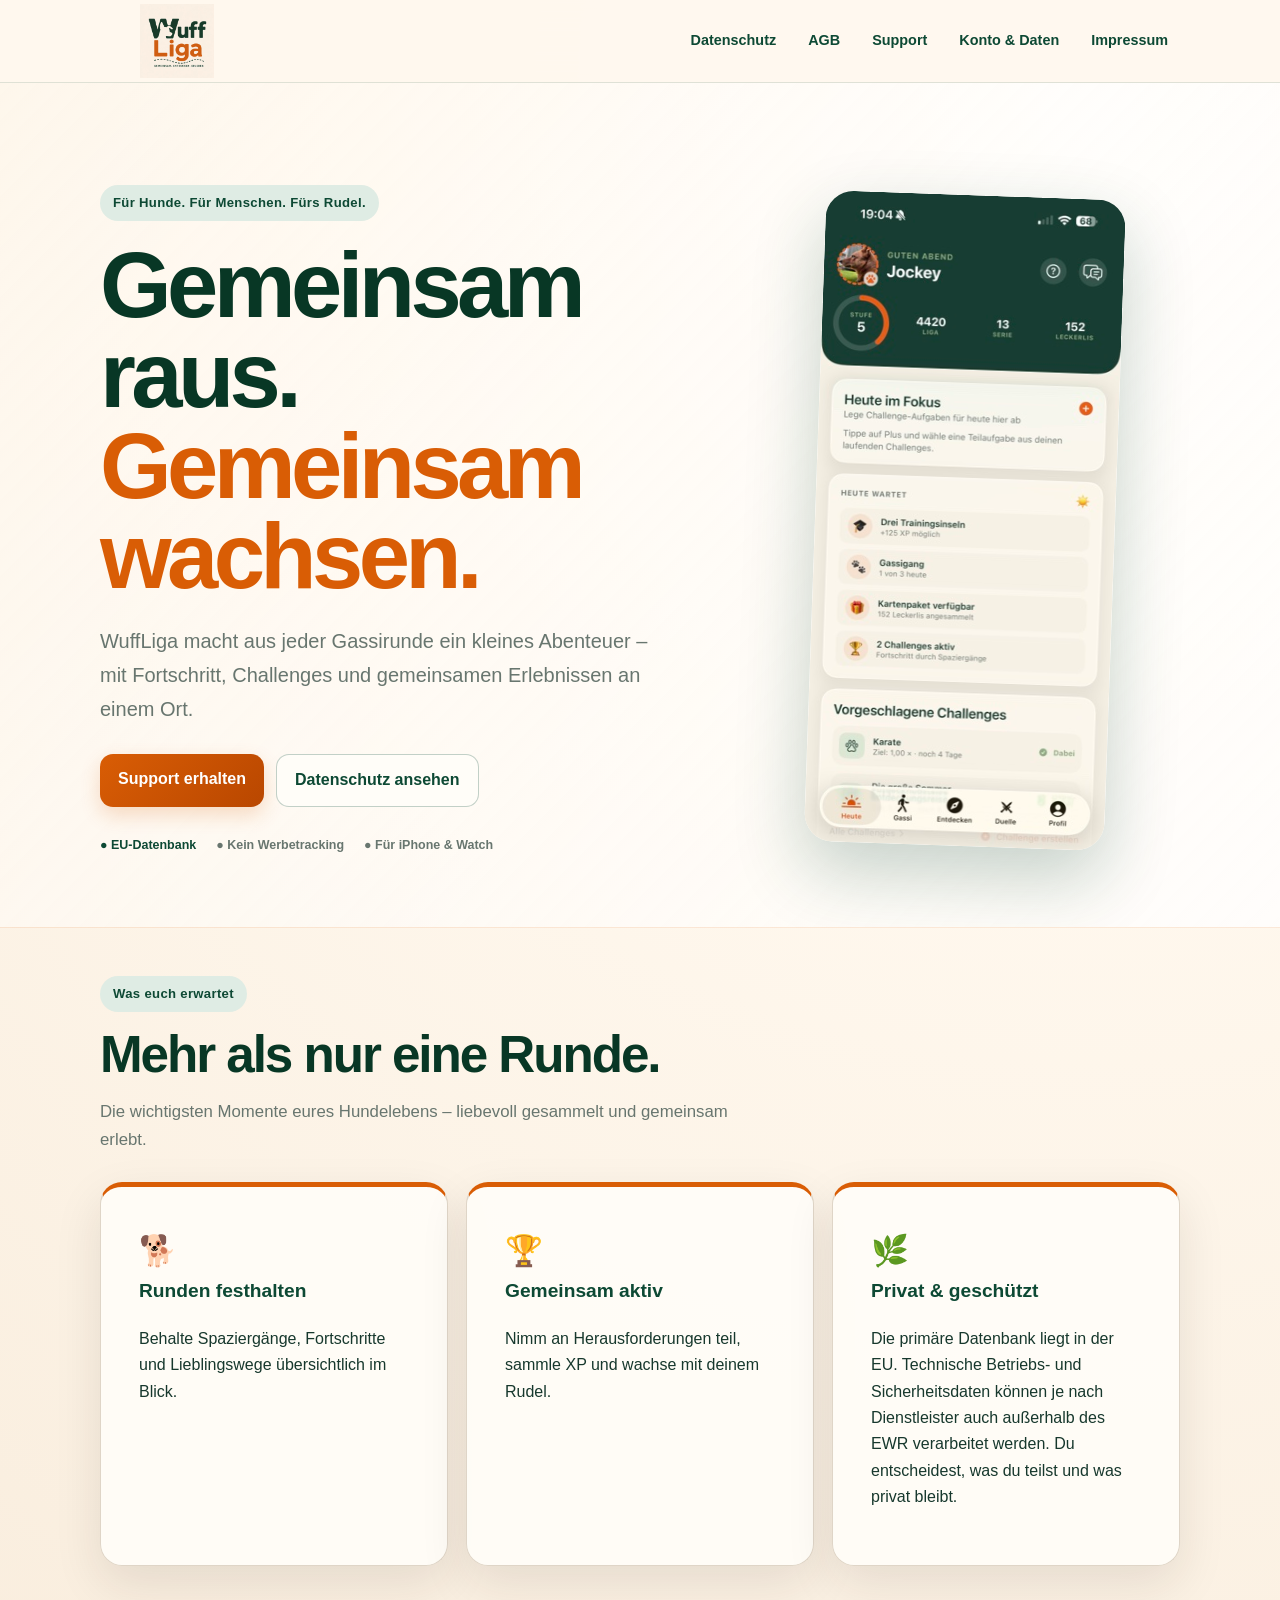
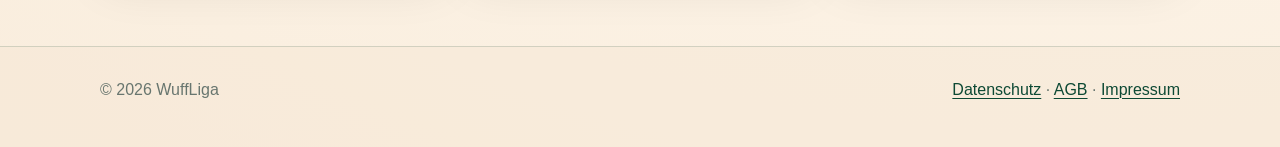
<file: docs/index.html>
<!doctype html><html lang="de"><head><meta charset="utf-8"><meta name="viewport" content="width=device-width,initial-scale=1"><meta name="description" content="WuffLiga verbindet Hundehalter, Spaziergänge und gemeinsame Herausforderungen."><title>Gemeinsam mehr erleben · WuffLiga</title><link rel="icon" href="logo.svg" type="image/svg+xml"><link rel="stylesheet" href="styles.css?v=20260810-1"></head><body><header><nav class="wrap"><a class="brand" href="index.html"><span class="paw">🐾</span>WuffLiga</a><div class="links"><a href="datenschutz.html">Datenschutz</a><a href="agb.html">AGB</a><a href="support.html">Support</a><a href="account-delete.html">Konto &amp; Daten</a><a href="impressum.html">Impressum</a></div></nav></header><section class="hero"><div class="wrap hero-grid"><div class="hero-copy"><span class="eyebrow">Für Hunde. Für Menschen. Fürs Rudel.</span><h1>Gemeinsam raus.<br><em>Gemeinsam wachsen.</em></h1><p class="lead">WuffLiga macht aus jeder Gassirunde ein kleines Abenteuer – mit Fortschritt, Challenges und gemeinsamen Erlebnissen an einem Ort.</p><div class="actions"><a class="button" href="support.html">Support erhalten</a><a class="button secondary" href="datenschutz.html">Datenschutz ansehen</a></div><div class="trust-row"><span>● EU-Datenbank</span><span>● Kein Werbetracking</span><span>● Für iPhone &amp; Watch</span></div></div><div class="app-card" aria-label="Vorschau der WuffLiga-App"><img src="app-screenshot.svg" alt="WuffLiga-App mit Jockey-Profil, Fortschritt und Challenges"></div></div></section><main><div class="wrap"><div class="section-intro"><span class="eyebrow">Was euch erwartet</span><h2>Mehr als nur eine Runde.</h2><p>Die wichtigsten Momente eures Hundelebens – liebevoll gesammelt und gemeinsam erlebt.</p></div><div class="grid"><section class="card"><div class="icon">🐕</div><h3>Runden festhalten</h3><p>Behalte Spaziergänge, Fortschritte und Lieblingswege übersichtlich im Blick.</p></section><section class="card"><div class="icon">🏆</div><h3>Gemeinsam aktiv</h3><p>Nimm an Herausforderungen teil, sammle XP und wachse mit deinem Rudel.</p></section><section class="card"><div class="icon">🌿</div><h3>Privat &amp; geschützt</h3><p>Die primäre Datenbank liegt in der EU. Technische Betriebs- und Sicherheitsdaten können je nach Dienstleister auch außerhalb des EWR verarbeitet werden. Du entscheidest, was du teilst und was privat bleibt.</p></section></div></div></main><footer><div class="wrap"><span>© 2026 WuffLiga</span><span><a href="datenschutz.html">Datenschutz</a> · <a href="agb.html">AGB</a> · <a href="impressum.html">Impressum</a></span></div></footer></body></html>
</file>
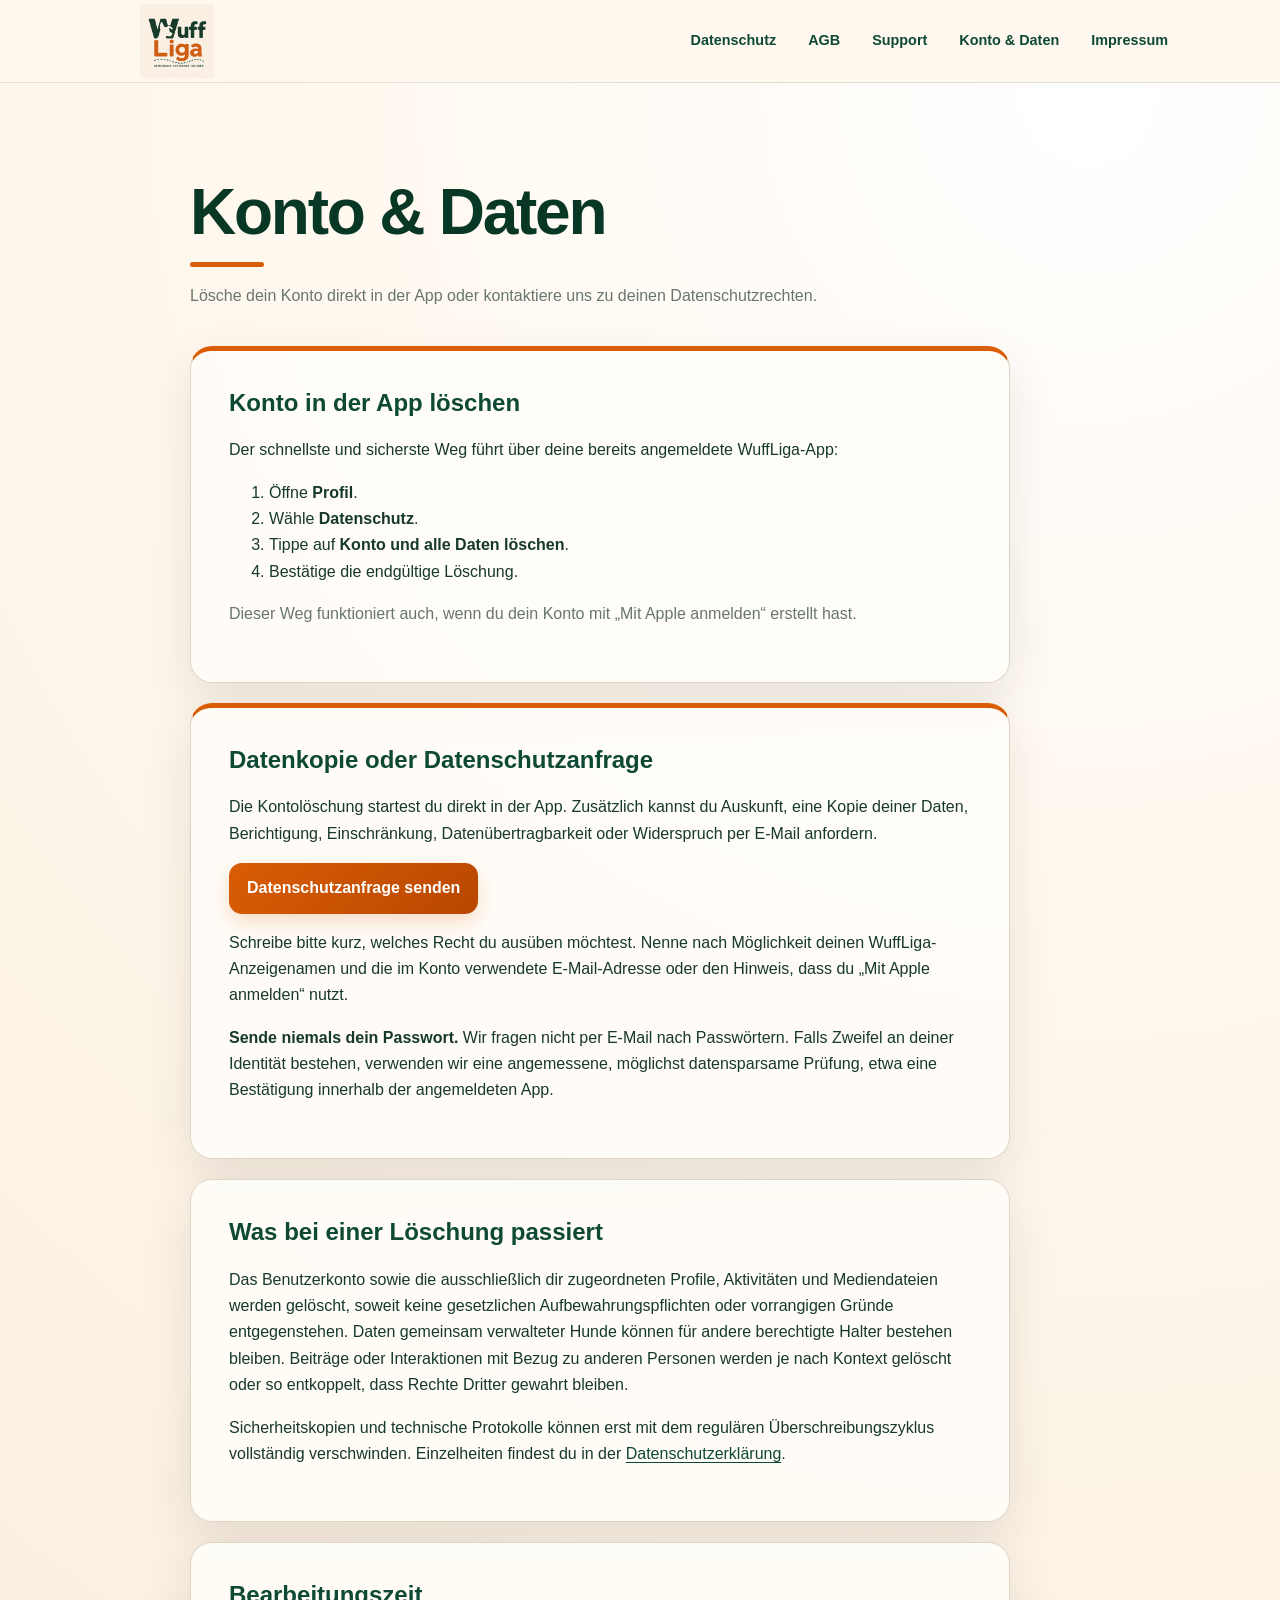
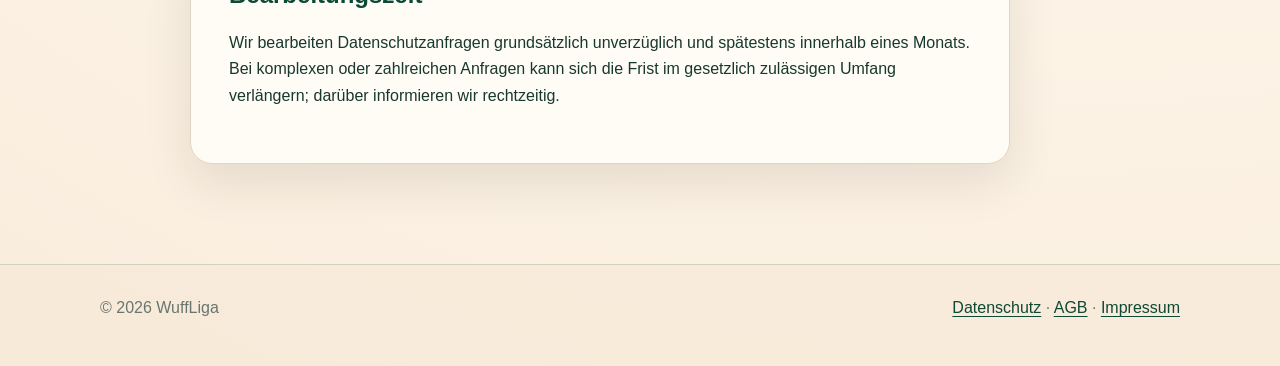
<file: docs/account-delete.html>
<!doctype html>
<html lang="de">
<head>
  <meta charset="utf-8">
  <meta name="viewport" content="width=device-width,initial-scale=1">
  <meta name="description" content="WuffLiga-Konto löschen, Datenkopie anfordern und Datenschutzrechte ausüben.">
  <meta name="referrer" content="no-referrer">
  <title>Konto &amp; Daten · WuffLiga</title>
  <link rel="icon" href="logo.svg" type="image/svg+xml">
  <link rel="stylesheet" href="styles.css?v=20260810-4">
</head>
<body>
<header><nav class="wrap"><a class="brand" href="index.html"><span class="paw">🐾</span>WuffLiga</a><div class="links"><a href="datenschutz.html">Datenschutz</a><a href="agb.html">AGB</a><a href="support.html">Support</a><a href="account-delete.html">Konto &amp; Daten</a><a href="impressum.html">Impressum</a></div></nav></header>
<main class="wrap account-page">
  <div class="page-title"><h1>Konto &amp; Daten</h1><p>Lösche dein Konto direkt in der App oder kontaktiere uns zu deinen Datenschutzrechten.</p></div>

  <section class="account-card">
    <h2>Konto in der App löschen</h2>
    <p>Der schnellste und sicherste Weg führt über deine bereits angemeldete WuffLiga-App:</p>
    <ol>
      <li>Öffne <strong>Profil</strong>.</li>
      <li>Wähle <strong>Datenschutz</strong>.</li>
      <li>Tippe auf <strong>Konto und alle Daten löschen</strong>.</li>
      <li>Bestätige die endgültige Löschung.</li>
    </ol>
    <p class="muted">Dieser Weg funktioniert auch, wenn du dein Konto mit „Mit Apple anmelden“ erstellt hast.</p>
  </section>

  <section class="account-card">
    <h2>Datenkopie oder Datenschutzanfrage</h2>
    <p>Die Kontolöschung startest du direkt in der App. Zusätzlich kannst du Auskunft, eine Kopie deiner Daten, Berichtigung, Einschränkung, Datenübertragbarkeit oder Widerspruch per E-Mail anfordern.</p>
    <a class="button" href="mailto:marvinsander@wtnet.de?subject=WuffLiga%20Datenschutzanfrage">Datenschutzanfrage senden</a>
    <p>Schreibe bitte kurz, welches Recht du ausüben möchtest. Nenne nach Möglichkeit deinen WuffLiga-Anzeigenamen und die im Konto verwendete E-Mail-Adresse oder den Hinweis, dass du „Mit Apple anmelden“ nutzt.</p>
    <p><strong>Sende niemals dein Passwort.</strong> Wir fragen nicht per E-Mail nach Passwörtern. Falls Zweifel an deiner Identität bestehen, verwenden wir eine angemessene, möglichst datensparsame Prüfung, etwa eine Bestätigung innerhalb der angemeldeten App.</p>
  </section>

  <section class="account-note">
    <h2>Was bei einer Löschung passiert</h2>
    <p>Das Benutzerkonto sowie die ausschließlich dir zugeordneten Profile, Aktivitäten und Mediendateien werden gelöscht, soweit keine gesetzlichen Aufbewahrungspflichten oder vorrangigen Gründe entgegenstehen. Daten gemeinsam verwalteter Hunde können für andere berechtigte Halter bestehen bleiben. Beiträge oder Interaktionen mit Bezug zu anderen Personen werden je nach Kontext gelöscht oder so entkoppelt, dass Rechte Dritter gewahrt bleiben.</p>
    <p>Sicherheitskopien und technische Protokolle können erst mit dem regulären Überschreibungszyklus vollständig verschwinden. Einzelheiten findest du in der <a href="datenschutz.html">Datenschutzerklärung</a>.</p>
  </section>

  <section class="account-note">
    <h2>Bearbeitungszeit</h2>
    <p>Wir bearbeiten Datenschutzanfragen grundsätzlich unverzüglich und spätestens innerhalb eines Monats. Bei komplexen oder zahlreichen Anfragen kann sich die Frist im gesetzlich zulässigen Umfang verlängern; darüber informieren wir rechtzeitig.</p>
  </section>
</main>
<footer><div class="wrap"><span>© 2026 WuffLiga</span><span><a href="datenschutz.html">Datenschutz</a> · <a href="agb.html">AGB</a> · <a href="impressum.html">Impressum</a></span></div></footer>
</body>
</html>
</file>
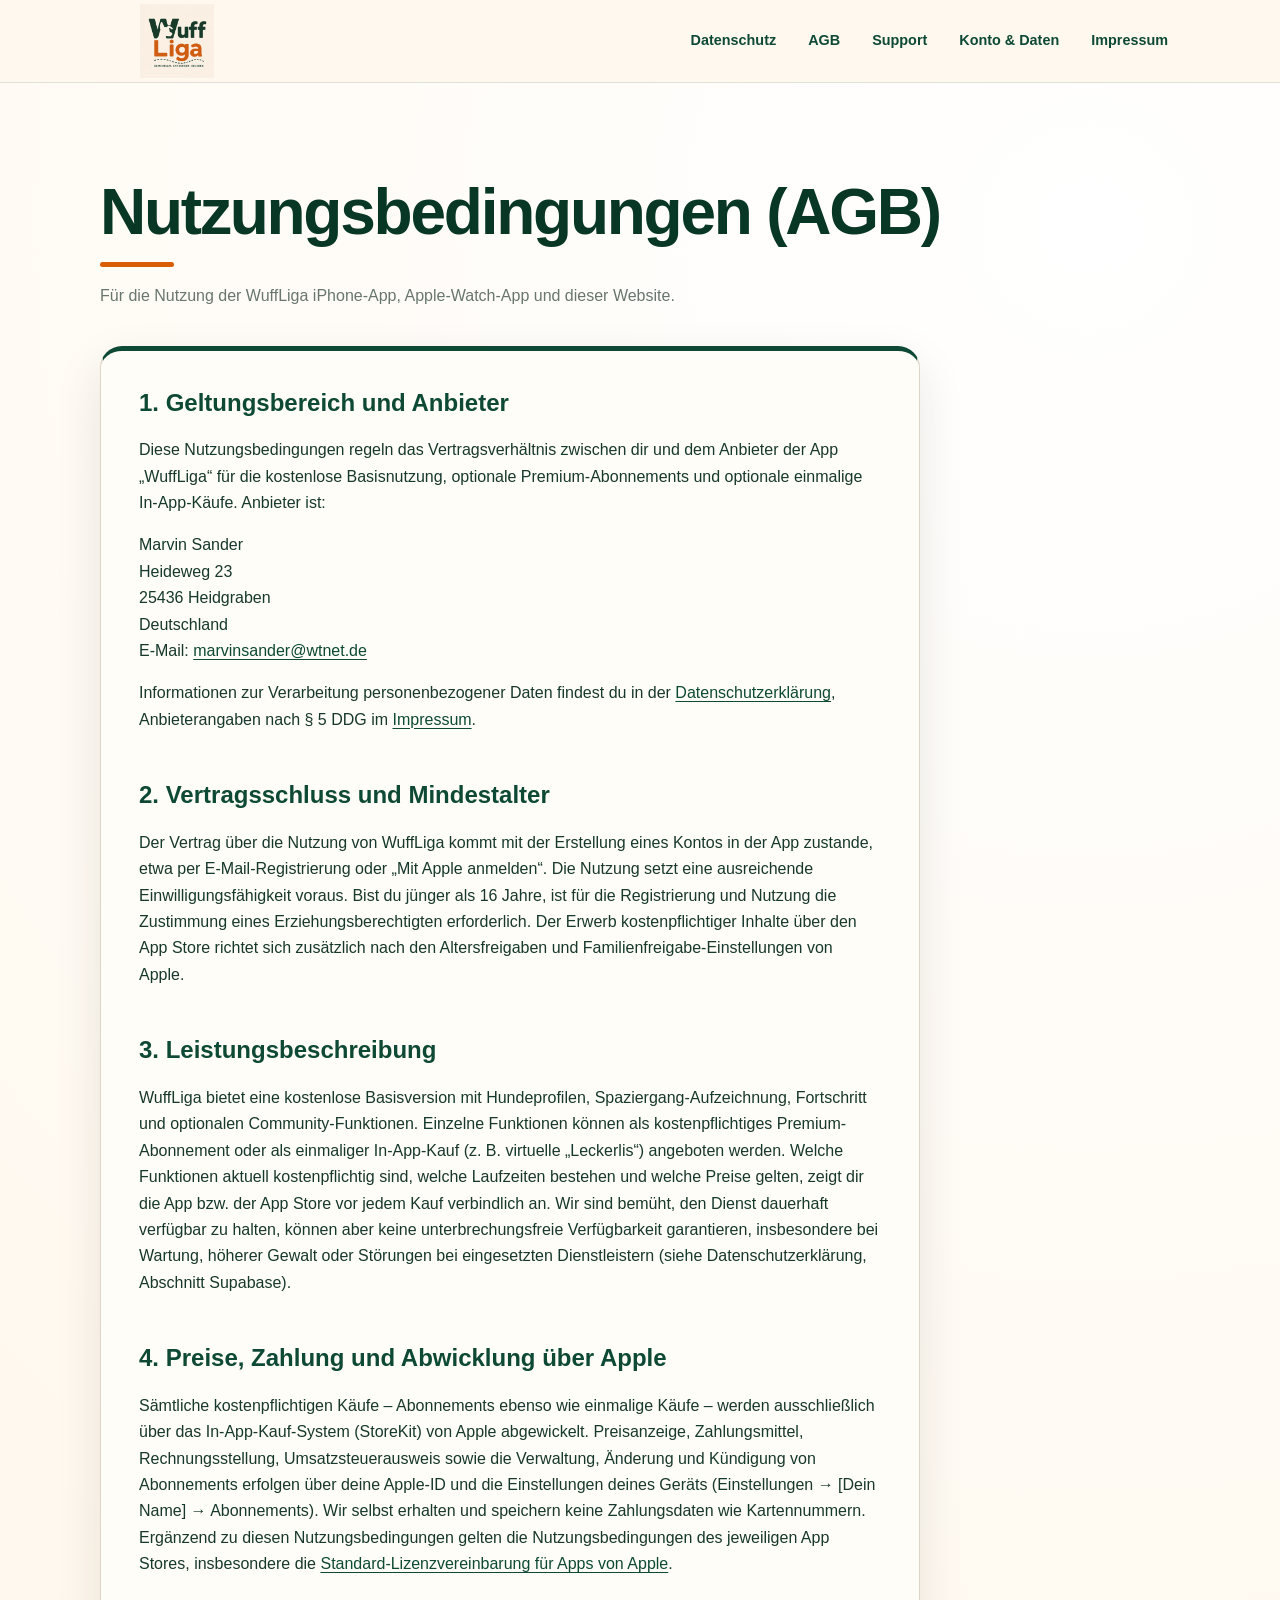
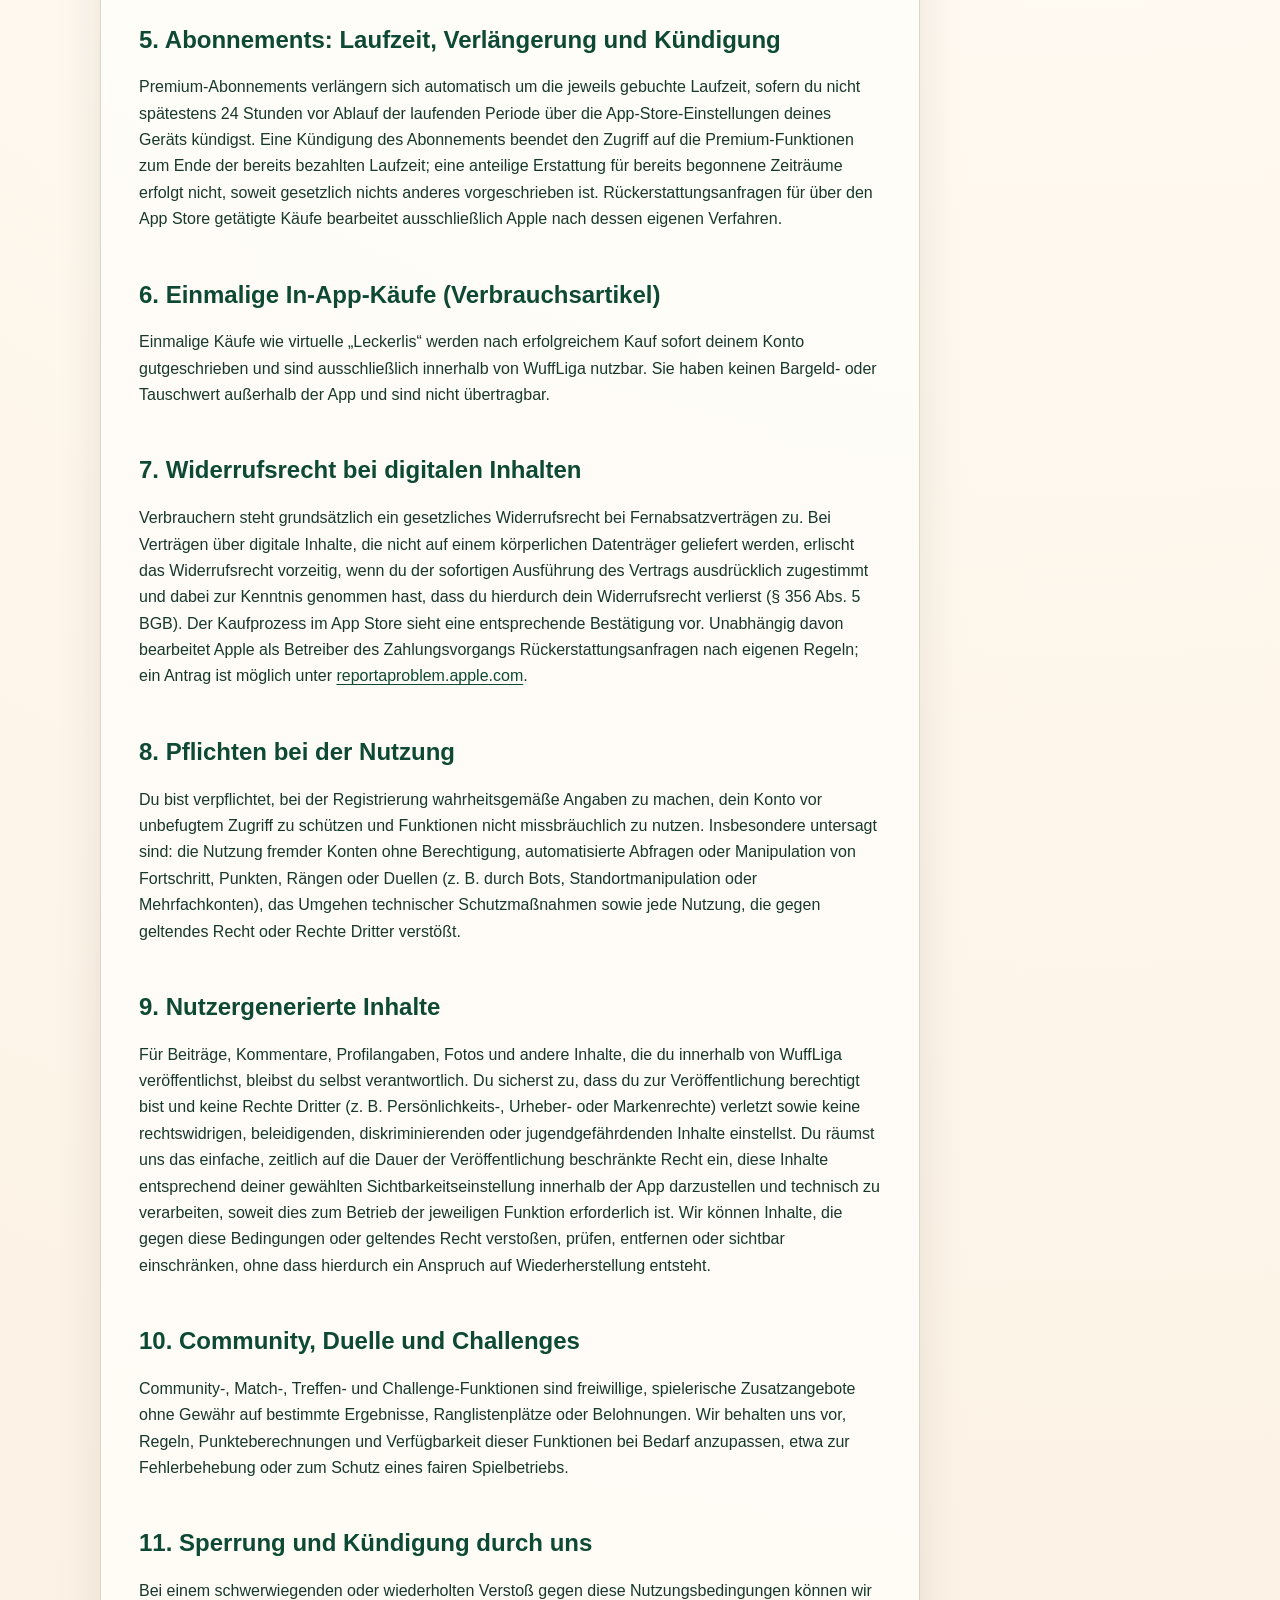
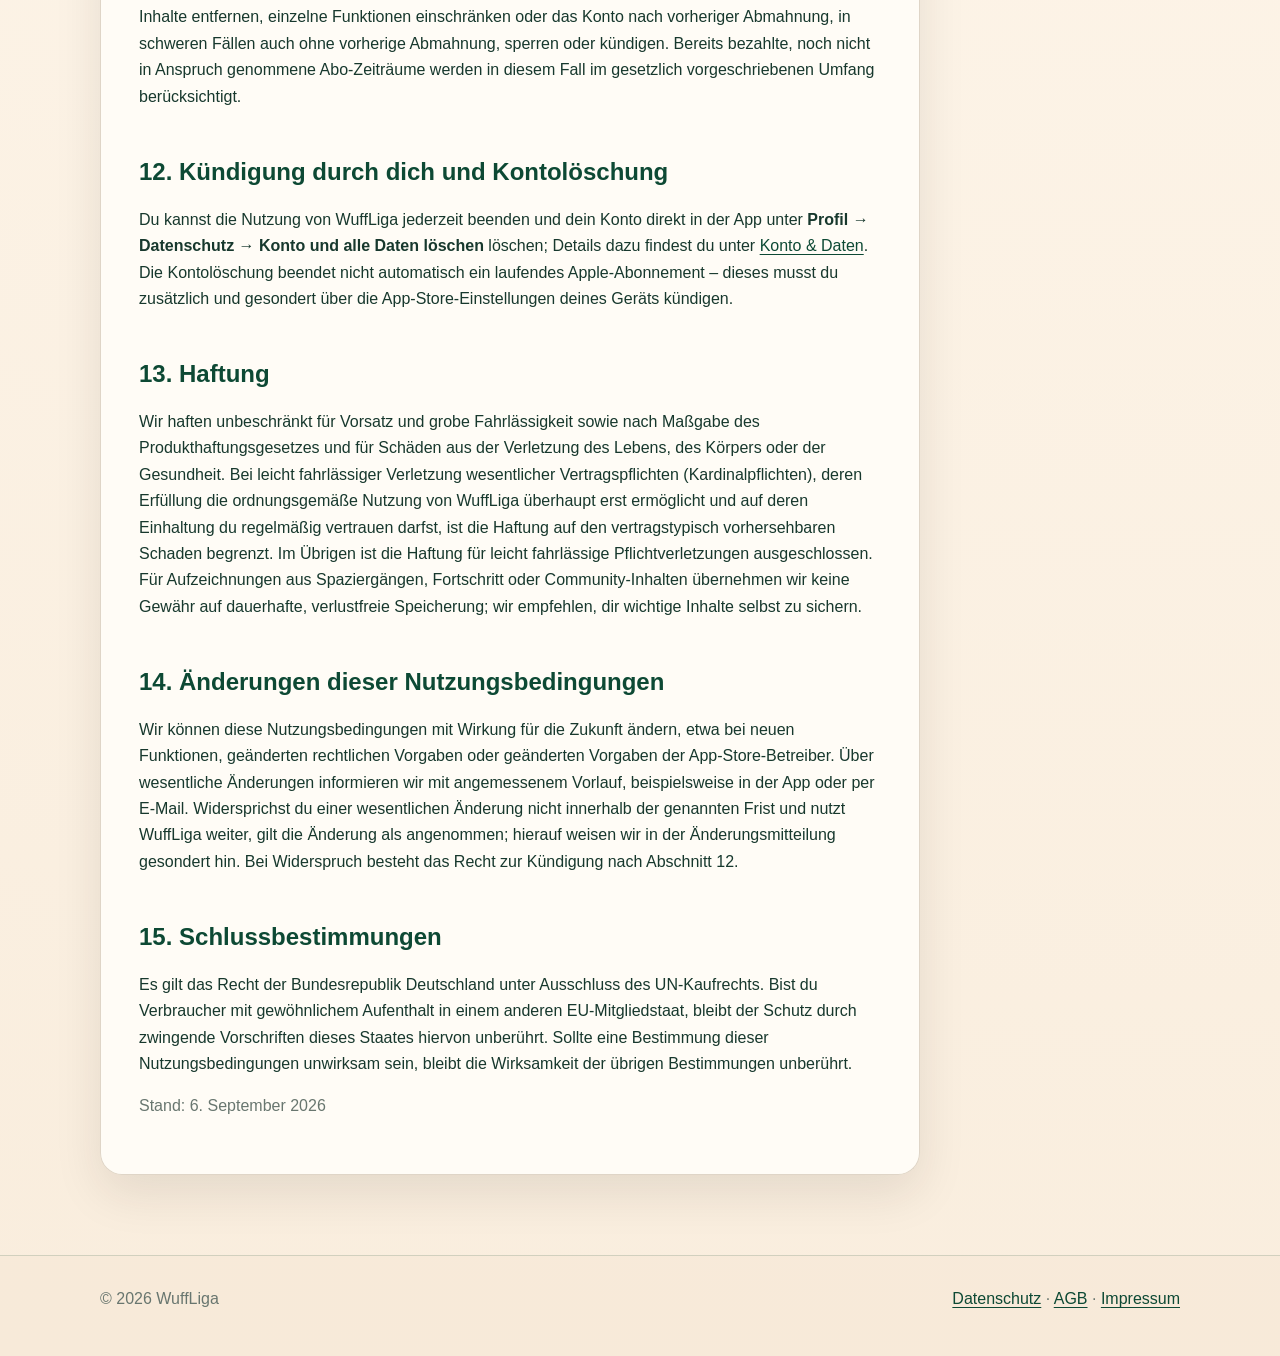
<file: docs/agb.html>
<!doctype html>
<html lang="de">
<head>
  <meta charset="utf-8">
  <meta name="viewport" content="width=device-width,initial-scale=1">
  <meta name="description" content="Nutzungsbedingungen (AGB) für die WuffLiga App, Apple-Watch-App und Website.">
  <title>Nutzungsbedingungen · WuffLiga</title>
  <link rel="icon" href="logo.svg" type="image/svg+xml">
  <link rel="stylesheet" href="styles.css?v=20260906-1">
</head>
<body>
<header><nav class="wrap"><a class="brand" href="index.html"><span class="paw">🐾</span>WuffLiga</a><div class="links"><a href="datenschutz.html">Datenschutz</a><a href="agb.html">AGB</a><a href="support.html">Support</a><a href="account-delete.html">Konto &amp; Daten</a><a href="impressum.html">Impressum</a></div></nav></header>
<main class="wrap">
<div class="page-title"><h1>Nutzungsbedingungen (AGB)</h1><p>Für die Nutzung der WuffLiga iPhone-App, Apple-Watch-App und dieser Website.</p></div>
<article>
<h2>1. Geltungsbereich und Anbieter</h2><p>Diese Nutzungsbedingungen regeln das Vertragsverhältnis zwischen dir und dem Anbieter der App „WuffLiga“ für die kostenlose Basisnutzung, optionale Premium-Abonnements und optionale einmalige In-App-Käufe. Anbieter ist:</p><address>Marvin Sander<br>Heideweg 23<br>25436 Heidgraben<br>Deutschland<br>E-Mail: <a href="mailto:marvinsander@wtnet.de">marvinsander@wtnet.de</a></address><p>Informationen zur Verarbeitung personenbezogener Daten findest du in der <a href="datenschutz.html">Datenschutzerklärung</a>, Anbieterangaben nach § 5 DDG im <a href="impressum.html">Impressum</a>.</p>

<h2>2. Vertragsschluss und Mindestalter</h2><p>Der Vertrag über die Nutzung von WuffLiga kommt mit der Erstellung eines Kontos in der App zustande, etwa per E-Mail-Registrierung oder „Mit Apple anmelden“. Die Nutzung setzt eine ausreichende Einwilligungsfähigkeit voraus. Bist du jünger als 16 Jahre, ist für die Registrierung und Nutzung die Zustimmung eines Erziehungsberechtigten erforderlich. Der Erwerb kostenpflichtiger Inhalte über den App Store richtet sich zusätzlich nach den Altersfreigaben und Familienfreigabe-Einstellungen von Apple.</p>

<h2>3. Leistungsbeschreibung</h2><p>WuffLiga bietet eine kostenlose Basisversion mit Hundeprofilen, Spaziergang-Aufzeichnung, Fortschritt und optionalen Community-Funktionen. Einzelne Funktionen können als kostenpflichtiges Premium-Abonnement oder als einmaliger In-App-Kauf (z. B. virtuelle „Leckerlis“) angeboten werden. Welche Funktionen aktuell kostenpflichtig sind, welche Laufzeiten bestehen und welche Preise gelten, zeigt dir die App bzw. der App Store vor jedem Kauf verbindlich an. Wir sind bemüht, den Dienst dauerhaft verfügbar zu halten, können aber keine unterbrechungsfreie Verfügbarkeit garantieren, insbesondere bei Wartung, höherer Gewalt oder Störungen bei eingesetzten Dienstleistern (siehe Datenschutzerklärung, Abschnitt Supabase).</p>

<h2>4. Preise, Zahlung und Abwicklung über Apple</h2><p>Sämtliche kostenpflichtigen Käufe – Abonnements ebenso wie einmalige Käufe – werden ausschließlich über das In-App-Kauf-System (StoreKit) von Apple abgewickelt. Preisanzeige, Zahlungsmittel, Rechnungsstellung, Umsatzsteuerausweis sowie die Verwaltung, Änderung und Kündigung von Abonnements erfolgen über deine Apple-ID und die Einstellungen deines Geräts (Einstellungen → [Dein Name] → Abonnements). Wir selbst erhalten und speichern keine Zahlungsdaten wie Kartennummern. Ergänzend zu diesen Nutzungsbedingungen gelten die Nutzungsbedingungen des jeweiligen App Stores, insbesondere die <a href="https://www.apple.com/legal/internet-services/itunes/dev/stdeula/">Standard-Lizenzvereinbarung für Apps von Apple</a>.</p>

<h2>5. Abonnements: Laufzeit, Verlängerung und Kündigung</h2><p>Premium-Abonnements verlängern sich automatisch um die jeweils gebuchte Laufzeit, sofern du nicht spätestens 24 Stunden vor Ablauf der laufenden Periode über die App-Store-Einstellungen deines Geräts kündigst. Eine Kündigung des Abonnements beendet den Zugriff auf die Premium-Funktionen zum Ende der bereits bezahlten Laufzeit; eine anteilige Erstattung für bereits begonnene Zeiträume erfolgt nicht, soweit gesetzlich nichts anderes vorgeschrieben ist. Rückerstattungsanfragen für über den App Store getätigte Käufe bearbeitet ausschließlich Apple nach dessen eigenen Verfahren.</p>

<h2>6. Einmalige In-App-Käufe (Verbrauchsartikel)</h2><p>Einmalige Käufe wie virtuelle „Leckerlis“ werden nach erfolgreichem Kauf sofort deinem Konto gutgeschrieben und sind ausschließlich innerhalb von WuffLiga nutzbar. Sie haben keinen Bargeld- oder Tauschwert außerhalb der App und sind nicht übertragbar.</p>

<h2>7. Widerrufsrecht bei digitalen Inhalten</h2><p>Verbrauchern steht grundsätzlich ein gesetzliches Widerrufsrecht bei Fernabsatzverträgen zu. Bei Verträgen über digitale Inhalte, die nicht auf einem körperlichen Datenträger geliefert werden, erlischt das Widerrufsrecht vorzeitig, wenn du der sofortigen Ausführung des Vertrags ausdrücklich zugestimmt und dabei zur Kenntnis genommen hast, dass du hierdurch dein Widerrufsrecht verlierst (§ 356 Abs. 5 BGB). Der Kaufprozess im App Store sieht eine entsprechende Bestätigung vor. Unabhängig davon bearbeitet Apple als Betreiber des Zahlungsvorgangs Rückerstattungsanfragen nach eigenen Regeln; ein Antrag ist möglich unter <a href="https://reportaproblem.apple.com">reportaproblem.apple.com</a>.</p>

<h2>8. Pflichten bei der Nutzung</h2><p>Du bist verpflichtet, bei der Registrierung wahrheitsgemäße Angaben zu machen, dein Konto vor unbefugtem Zugriff zu schützen und Funktionen nicht missbräuchlich zu nutzen. Insbesondere untersagt sind: die Nutzung fremder Konten ohne Berechtigung, automatisierte Abfragen oder Manipulation von Fortschritt, Punkten, Rängen oder Duellen (z. B. durch Bots, Standortmanipulation oder Mehrfachkonten), das Umgehen technischer Schutzmaßnahmen sowie jede Nutzung, die gegen geltendes Recht oder Rechte Dritter verstößt.</p>

<h2>9. Nutzergenerierte Inhalte</h2><p>Für Beiträge, Kommentare, Profilangaben, Fotos und andere Inhalte, die du innerhalb von WuffLiga veröffentlichst, bleibst du selbst verantwortlich. Du sicherst zu, dass du zur Veröffentlichung berechtigt bist und keine Rechte Dritter (z. B. Persönlichkeits-, Urheber- oder Markenrechte) verletzt sowie keine rechtswidrigen, beleidigenden, diskriminierenden oder jugendgefährdenden Inhalte einstellst. Du räumst uns das einfache, zeitlich auf die Dauer der Veröffentlichung beschränkte Recht ein, diese Inhalte entsprechend deiner gewählten Sichtbarkeitseinstellung innerhalb der App darzustellen und technisch zu verarbeiten, soweit dies zum Betrieb der jeweiligen Funktion erforderlich ist. Wir können Inhalte, die gegen diese Bedingungen oder geltendes Recht verstoßen, prüfen, entfernen oder sichtbar einschränken, ohne dass hierdurch ein Anspruch auf Wiederherstellung entsteht.</p>

<h2>10. Community, Duelle und Challenges</h2><p>Community-, Match-, Treffen- und Challenge-Funktionen sind freiwillige, spielerische Zusatzangebote ohne Gewähr auf bestimmte Ergebnisse, Ranglistenplätze oder Belohnungen. Wir behalten uns vor, Regeln, Punkteberechnungen und Verfügbarkeit dieser Funktionen bei Bedarf anzupassen, etwa zur Fehlerbehebung oder zum Schutz eines fairen Spielbetriebs.</p>

<h2>11. Sperrung und Kündigung durch uns</h2><p>Bei einem schwerwiegenden oder wiederholten Verstoß gegen diese Nutzungsbedingungen können wir Inhalte entfernen, einzelne Funktionen einschränken oder das Konto nach vorheriger Abmahnung, in schweren Fällen auch ohne vorherige Abmahnung, sperren oder kündigen. Bereits bezahlte, noch nicht in Anspruch genommene Abo-Zeiträume werden in diesem Fall im gesetzlich vorgeschriebenen Umfang berücksichtigt.</p>

<h2>12. Kündigung durch dich und Kontolöschung</h2><p>Du kannst die Nutzung von WuffLiga jederzeit beenden und dein Konto direkt in der App unter <strong>Profil → Datenschutz → Konto und alle Daten löschen</strong> löschen; Details dazu findest du unter <a href="account-delete.html">Konto &amp; Daten</a>. Die Kontolöschung beendet nicht automatisch ein laufendes Apple-Abonnement – dieses musst du zusätzlich und gesondert über die App-Store-Einstellungen deines Geräts kündigen.</p>

<h2>13. Haftung</h2><p>Wir haften unbeschränkt für Vorsatz und grobe Fahrlässigkeit sowie nach Maßgabe des Produkthaftungsgesetzes und für Schäden aus der Verletzung des Lebens, des Körpers oder der Gesundheit. Bei leicht fahrlässiger Verletzung wesentlicher Vertragspflichten (Kardinalpflichten), deren Erfüllung die ordnungsgemäße Nutzung von WuffLiga überhaupt erst ermöglicht und auf deren Einhaltung du regelmäßig vertrauen darfst, ist die Haftung auf den vertragstypisch vorhersehbaren Schaden begrenzt. Im Übrigen ist die Haftung für leicht fahrlässige Pflichtverletzungen ausgeschlossen. Für Aufzeichnungen aus Spaziergängen, Fortschritt oder Community-Inhalten übernehmen wir keine Gewähr auf dauerhafte, verlustfreie Speicherung; wir empfehlen, dir wichtige Inhalte selbst zu sichern.</p>

<h2>14. Änderungen dieser Nutzungsbedingungen</h2><p>Wir können diese Nutzungsbedingungen mit Wirkung für die Zukunft ändern, etwa bei neuen Funktionen, geänderten rechtlichen Vorgaben oder geänderten Vorgaben der App-Store-Betreiber. Über wesentliche Änderungen informieren wir mit angemessenem Vorlauf, beispielsweise in der App oder per E-Mail. Widersprichst du einer wesentlichen Änderung nicht innerhalb der genannten Frist und nutzt WuffLiga weiter, gilt die Änderung als angenommen; hierauf weisen wir in der Änderungsmitteilung gesondert hin. Bei Widerspruch besteht das Recht zur Kündigung nach Abschnitt 12.</p>

<h2>15. Schlussbestimmungen</h2><p>Es gilt das Recht der Bundesrepublik Deutschland unter Ausschluss des UN-Kaufrechts. Bist du Verbraucher mit gewöhnlichem Aufenthalt in einem anderen EU-Mitgliedstaat, bleibt der Schutz durch zwingende Vorschriften dieses Staates hiervon unberührt. Sollte eine Bestimmung dieser Nutzungsbedingungen unwirksam sein, bleibt die Wirksamkeit der übrigen Bestimmungen unberührt.</p>

<p class="muted">Stand: 6. September 2026</p>
</article>
</main>
<footer><div class="wrap"><span>© 2026 WuffLiga</span><span><a href="datenschutz.html">Datenschutz</a> · <a href="agb.html">AGB</a> · <a href="impressum.html">Impressum</a></span></div></footer>
</body>
</html>
</file>
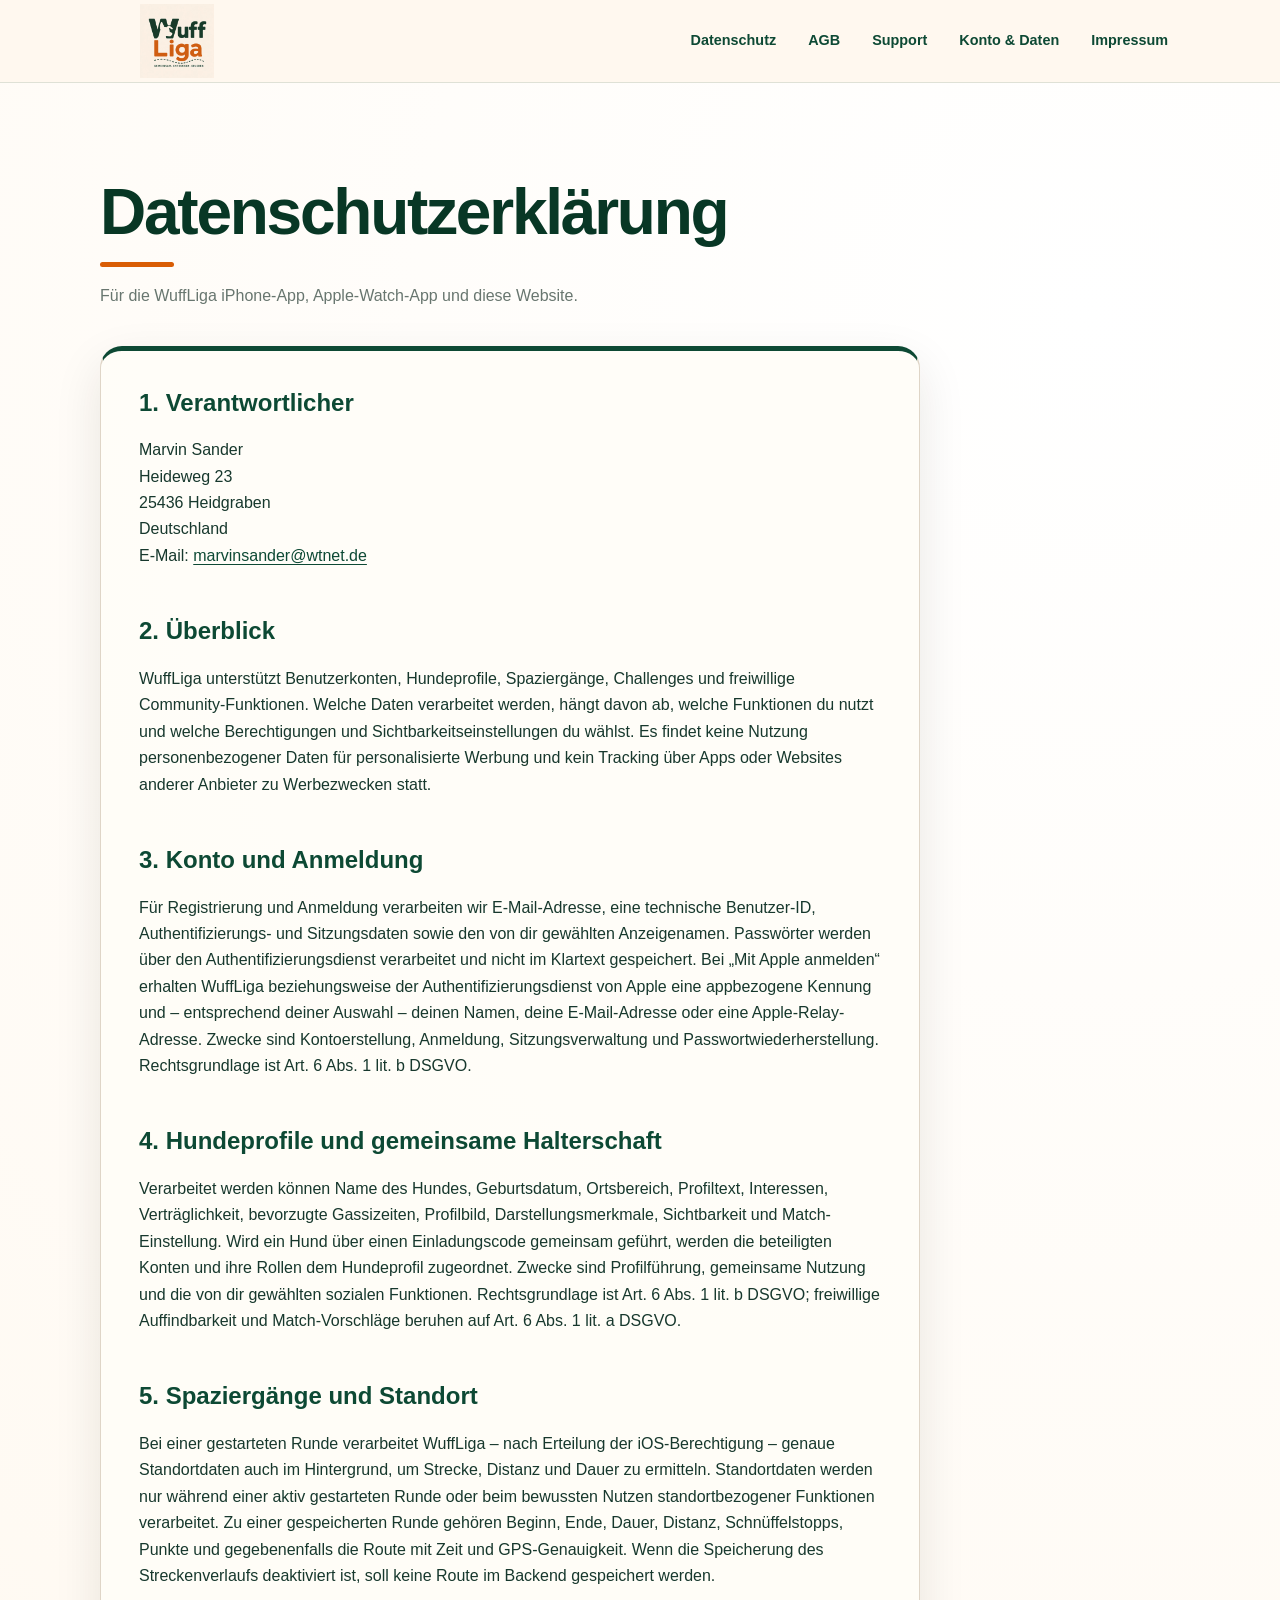
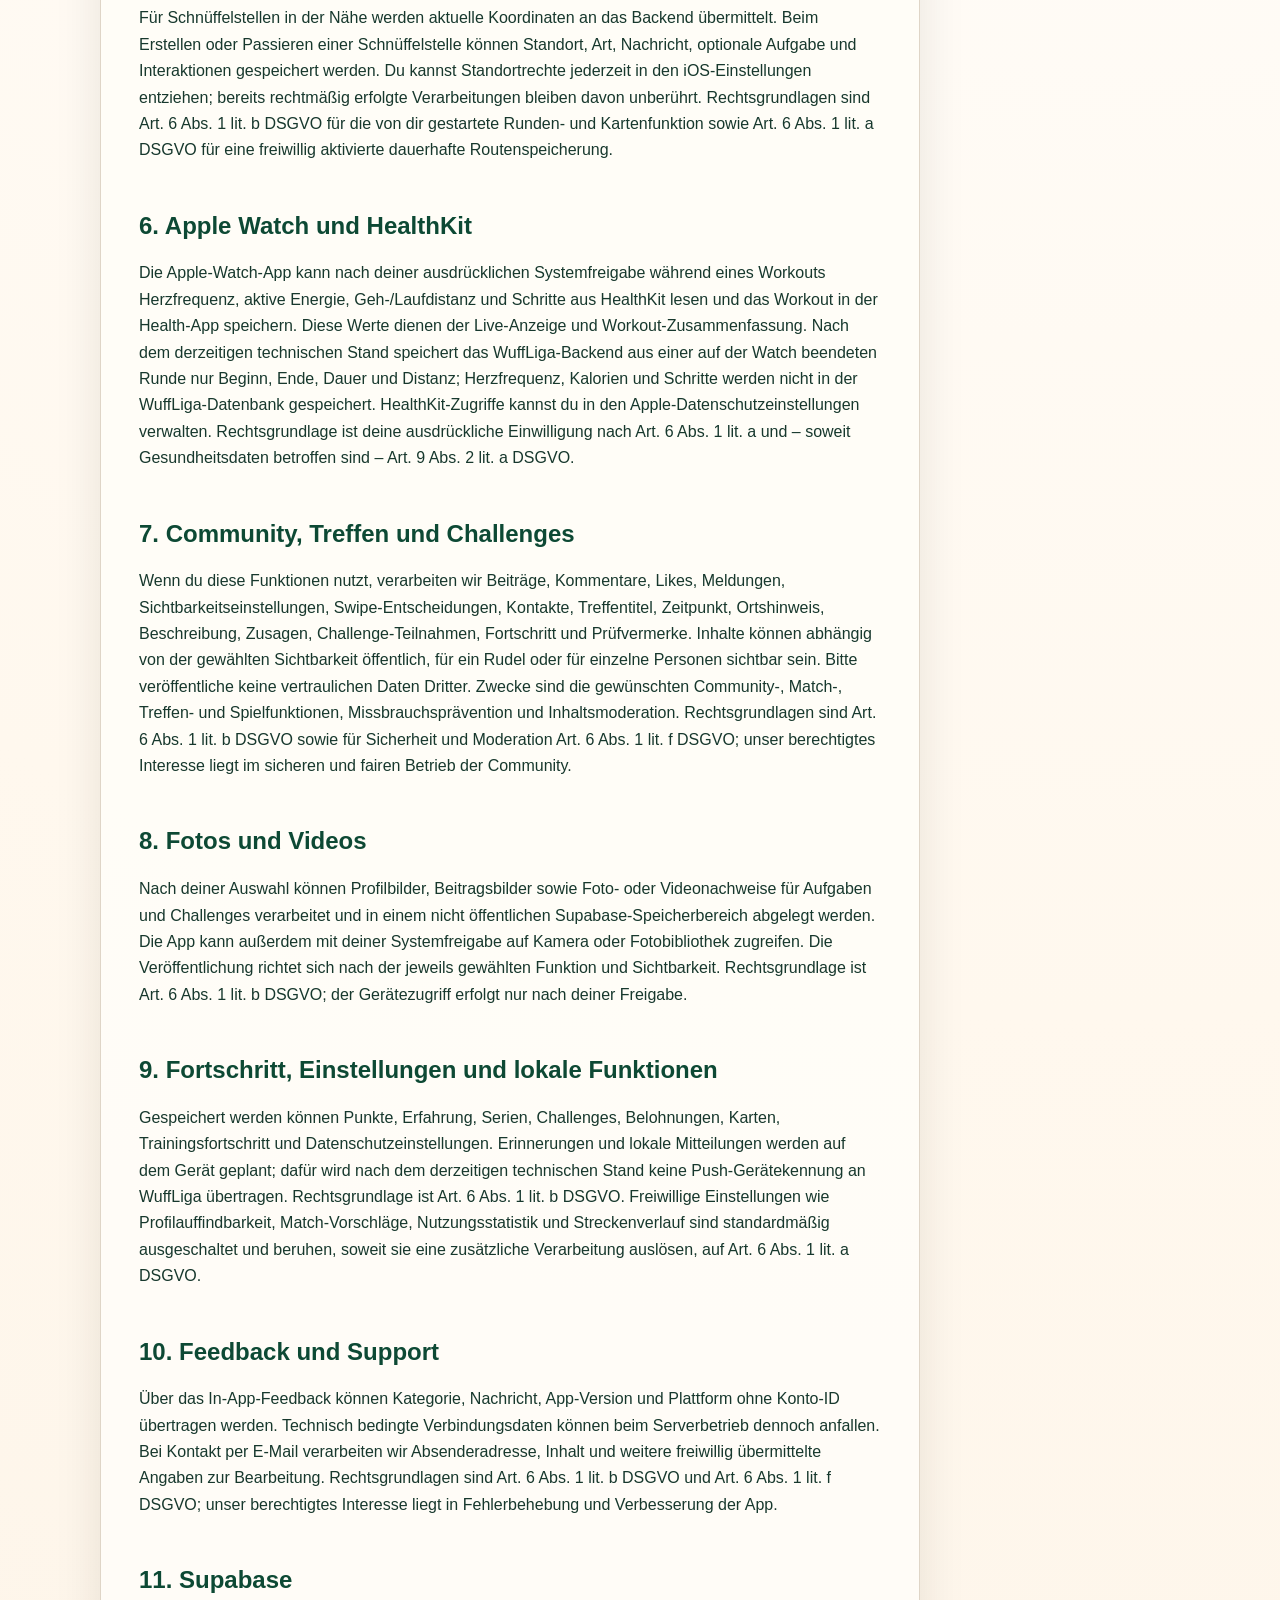
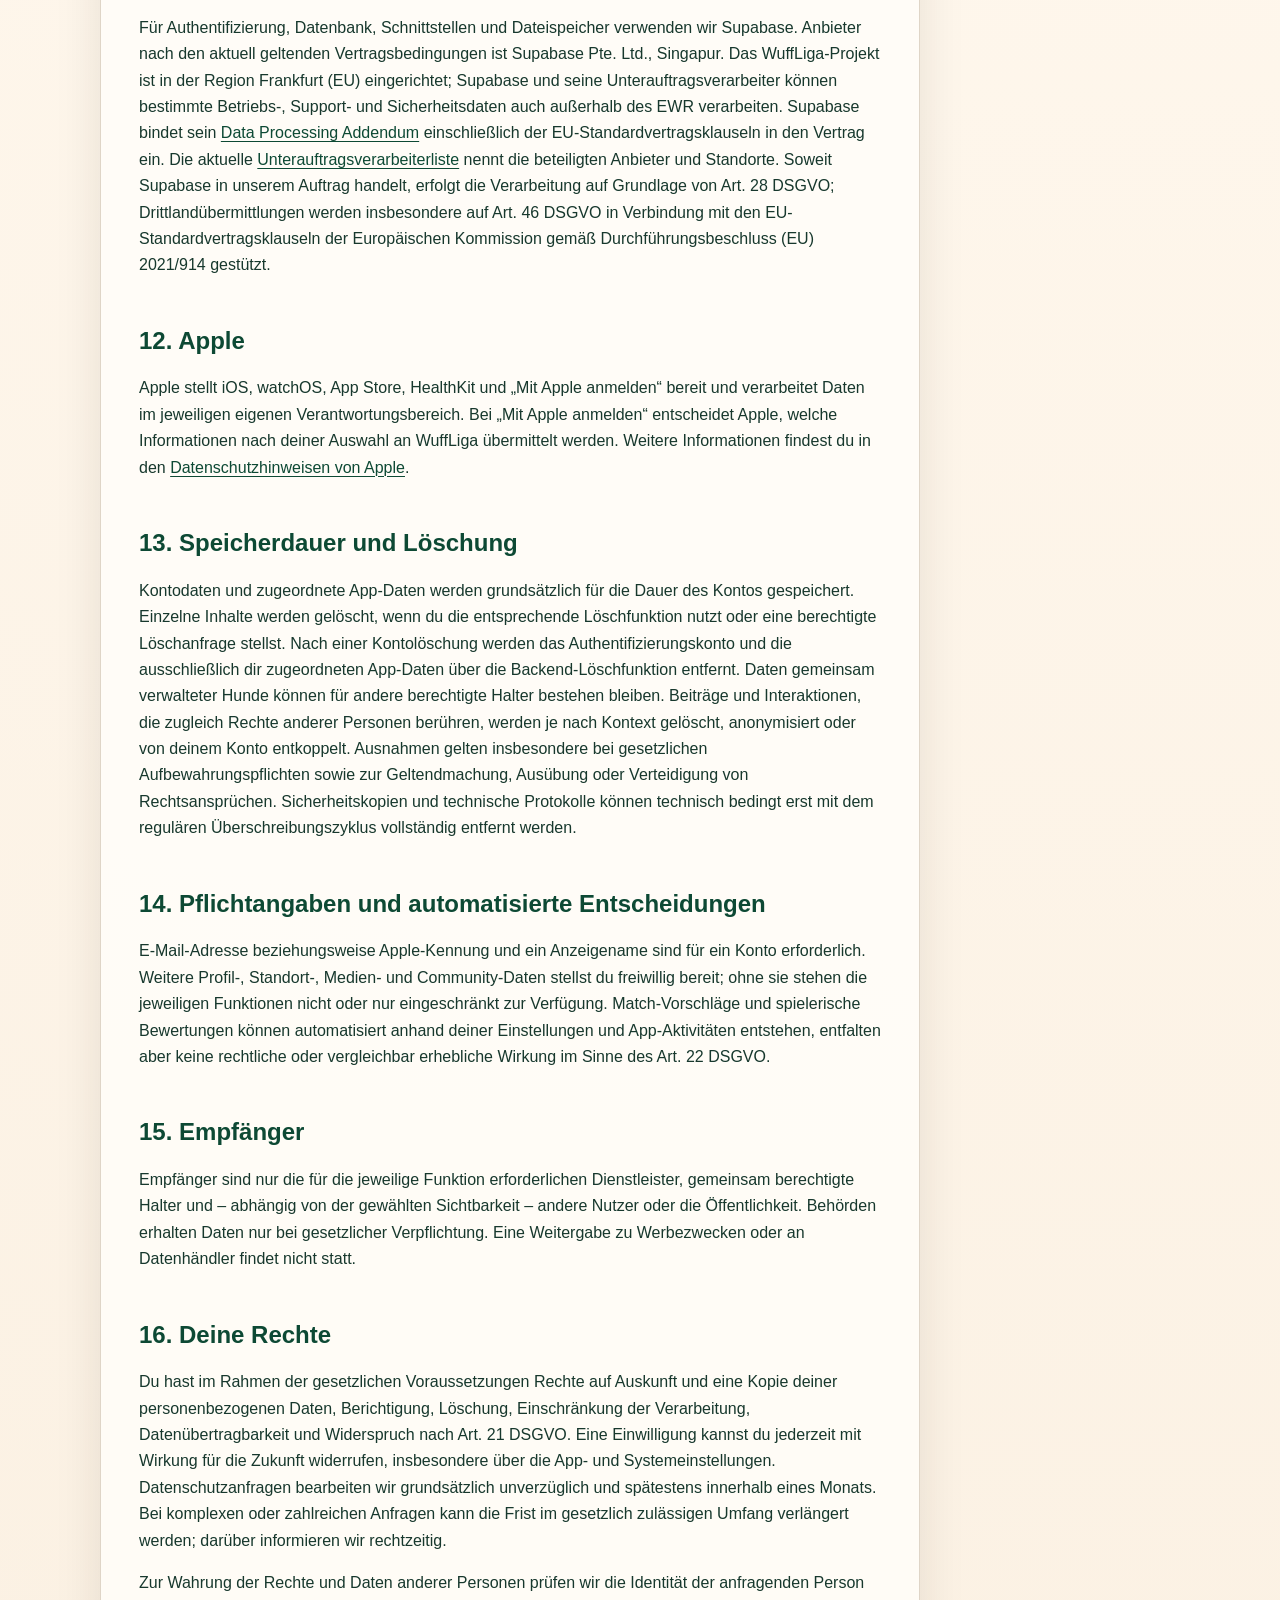
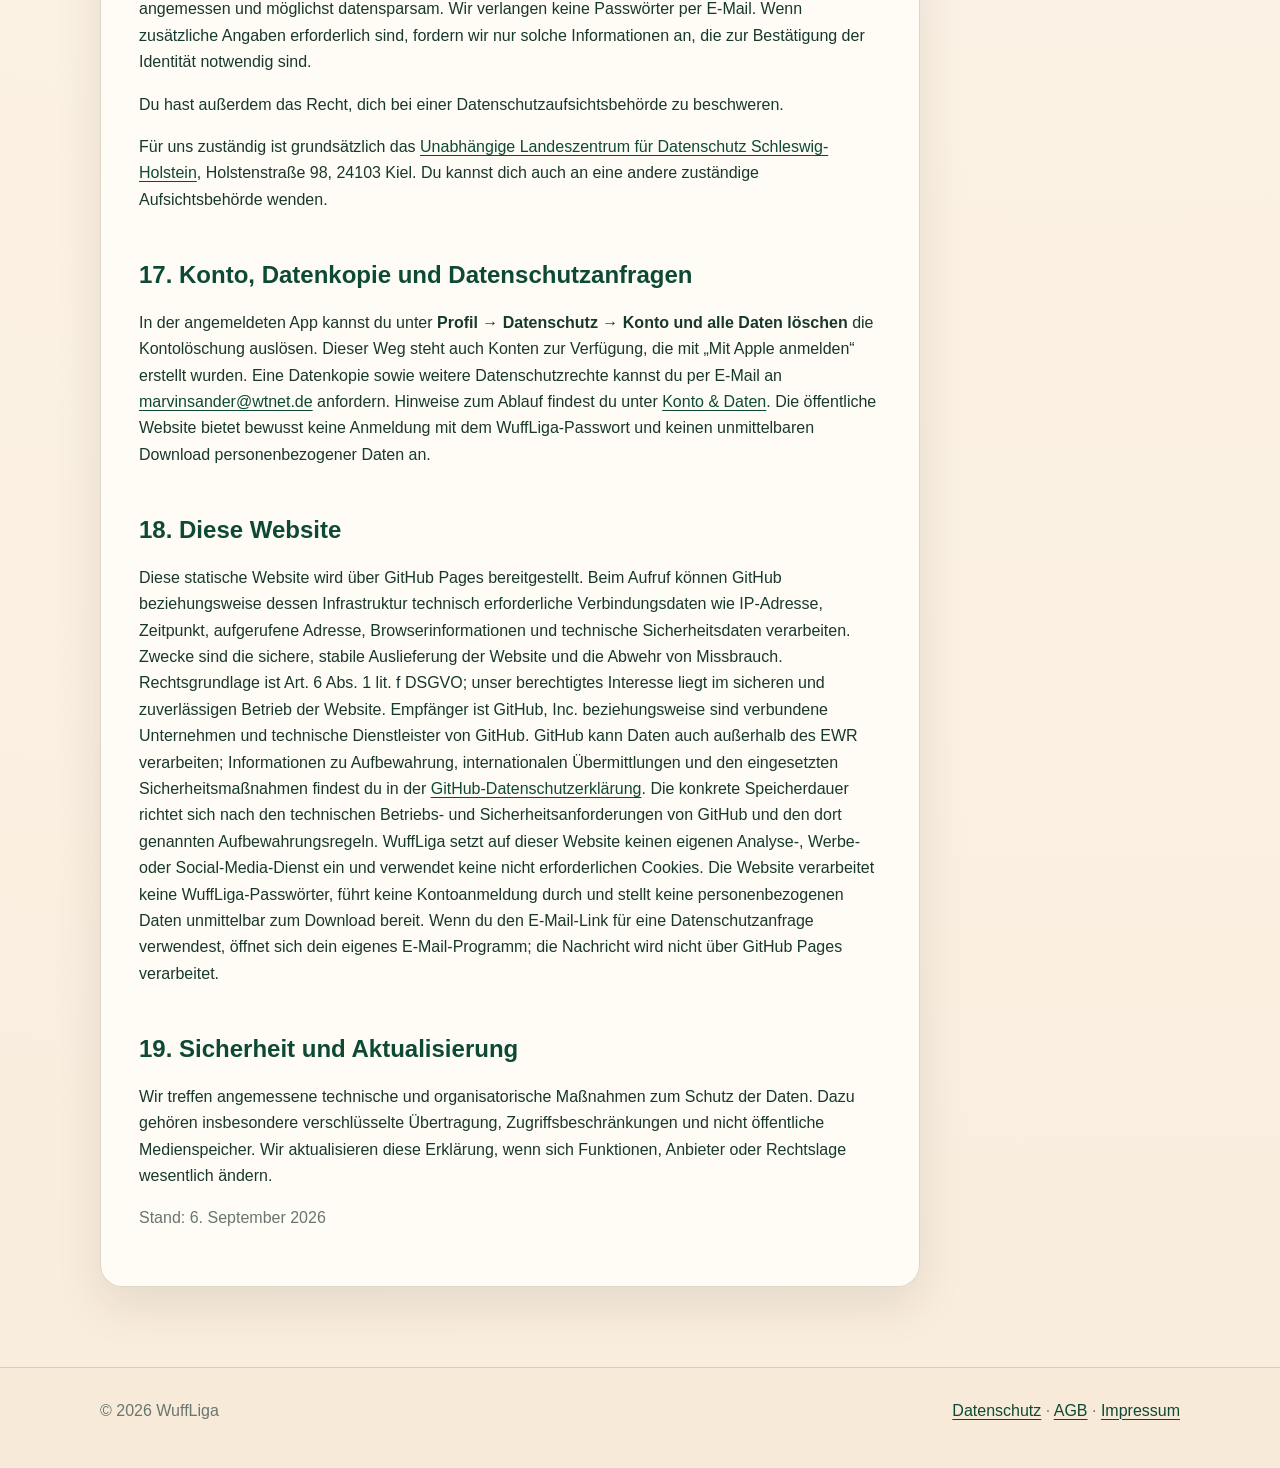
<file: docs/datenschutz.html>
<!doctype html><html lang="de"><head><meta charset="utf-8"><meta name="viewport" content="width=device-width,initial-scale=1"><meta name="description" content="Datenschutzerklärung für die WuffLiga App, Apple-Watch-App und Website."><title>Datenschutz · WuffLiga</title><link rel="icon" href="logo.svg" type="image/svg+xml"><link rel="stylesheet" href="styles.css?v=20260806-2"></head><body><header><nav class="wrap"><a class="brand" href="index.html"><span class="paw">🐾</span>WuffLiga</a><div class="links"><a href="datenschutz.html">Datenschutz</a><a href="agb.html">AGB</a><a href="support.html">Support</a><a href="account-delete.html">Konto &amp; Daten</a><a href="impressum.html">Impressum</a></div></nav></header><main class="wrap"><div class="page-title"><h1>Datenschutzerklärung</h1><p>Für die WuffLiga iPhone-App, Apple-Watch-App und diese Website.</p></div><article>
<h2>1. Verantwortlicher</h2><address>Marvin Sander<br>Heideweg 23<br>25436 Heidgraben<br>Deutschland<br>E-Mail: <a href="mailto:marvinsander@wtnet.de">marvinsander@wtnet.de</a></address>
<h2>2. Überblick</h2><p>WuffLiga unterstützt Benutzerkonten, Hundeprofile, Spaziergänge, Challenges und freiwillige Community-Funktionen. Welche Daten verarbeitet werden, hängt davon ab, welche Funktionen du nutzt und welche Berechtigungen und Sichtbarkeitseinstellungen du wählst. Es findet keine Nutzung personenbezogener Daten für personalisierte Werbung und kein Tracking über Apps oder Websites anderer Anbieter zu Werbezwecken statt.</p>
<h2>3. Konto und Anmeldung</h2><p>Für Registrierung und Anmeldung verarbeiten wir E-Mail-Adresse, eine technische Benutzer-ID, Authentifizierungs- und Sitzungsdaten sowie den von dir gewählten Anzeigenamen. Passwörter werden über den Authentifizierungsdienst verarbeitet und nicht im Klartext gespeichert. Bei „Mit Apple anmelden“ erhalten WuffLiga beziehungsweise der Authentifizierungsdienst von Apple eine appbezogene Kennung und – entsprechend deiner Auswahl – deinen Namen, deine E-Mail-Adresse oder eine Apple-Relay-Adresse. Zwecke sind Kontoerstellung, Anmeldung, Sitzungsverwaltung und Passwortwiederherstellung. Rechtsgrundlage ist Art. 6 Abs. 1 lit. b DSGVO.</p>
<h2>4. Hundeprofile und gemeinsame Halterschaft</h2><p>Verarbeitet werden können Name des Hundes, Geburtsdatum, Ortsbereich, Profiltext, Interessen, Verträglichkeit, bevorzugte Gassizeiten, Profilbild, Darstellungsmerkmale, Sichtbarkeit und Match-Einstellung. Wird ein Hund über einen Einladungscode gemeinsam geführt, werden die beteiligten Konten und ihre Rollen dem Hundeprofil zugeordnet. Zwecke sind Profilführung, gemeinsame Nutzung und die von dir gewählten sozialen Funktionen. Rechtsgrundlage ist Art. 6 Abs. 1 lit. b DSGVO; freiwillige Auffindbarkeit und Match-Vorschläge beruhen auf Art. 6 Abs. 1 lit. a DSGVO.</p>
<h2>5. Spaziergänge und Standort</h2><p>Bei einer gestarteten Runde verarbeitet WuffLiga – nach Erteilung der iOS-Berechtigung – genaue Standortdaten auch im Hintergrund, um Strecke, Distanz und Dauer zu ermitteln. Standortdaten werden nur während einer aktiv gestarteten Runde oder beim bewussten Nutzen standortbezogener Funktionen verarbeitet. Zu einer gespeicherten Runde gehören Beginn, Ende, Dauer, Distanz, Schnüffelstopps, Punkte und gegebenenfalls die Route mit Zeit und GPS-Genauigkeit. Wenn die Speicherung des Streckenverlaufs deaktiviert ist, soll keine Route im Backend gespeichert werden.</p><p>Für Schnüffelstellen in der Nähe werden aktuelle Koordinaten an das Backend übermittelt. Beim Erstellen oder Passieren einer Schnüffelstelle können Standort, Art, Nachricht, optionale Aufgabe und Interaktionen gespeichert werden. Du kannst Standortrechte jederzeit in den iOS-Einstellungen entziehen; bereits rechtmäßig erfolgte Verarbeitungen bleiben davon unberührt. Rechtsgrundlagen sind Art. 6 Abs. 1 lit. b DSGVO für die von dir gestartete Runden- und Kartenfunktion sowie Art. 6 Abs. 1 lit. a DSGVO für eine freiwillig aktivierte dauerhafte Routenspeicherung.</p>
<h2>6. Apple Watch und HealthKit</h2><p>Die Apple-Watch-App kann nach deiner ausdrücklichen Systemfreigabe während eines Workouts Herzfrequenz, aktive Energie, Geh-/Laufdistanz und Schritte aus HealthKit lesen und das Workout in der Health-App speichern. Diese Werte dienen der Live-Anzeige und Workout-Zusammenfassung. Nach dem derzeitigen technischen Stand speichert das WuffLiga-Backend aus einer auf der Watch beendeten Runde nur Beginn, Ende, Dauer und Distanz; Herzfrequenz, Kalorien und Schritte werden nicht in der WuffLiga-Datenbank gespeichert. HealthKit-Zugriffe kannst du in den Apple-Datenschutzeinstellungen verwalten. Rechtsgrundlage ist deine ausdrückliche Einwilligung nach Art. 6 Abs. 1 lit. a und – soweit Gesundheitsdaten betroffen sind – Art. 9 Abs. 2 lit. a DSGVO.</p>
<h2>7. Community, Treffen und Challenges</h2><p>Wenn du diese Funktionen nutzt, verarbeiten wir Beiträge, Kommentare, Likes, Meldungen, Sichtbarkeitseinstellungen, Swipe-Entscheidungen, Kontakte, Treffentitel, Zeitpunkt, Ortshinweis, Beschreibung, Zusagen, Challenge-Teilnahmen, Fortschritt und Prüfvermerke. Inhalte können abhängig von der gewählten Sichtbarkeit öffentlich, für ein Rudel oder für einzelne Personen sichtbar sein. Bitte veröffentliche keine vertraulichen Daten Dritter. Zwecke sind die gewünschten Community-, Match-, Treffen- und Spielfunktionen, Missbrauchsprävention und Inhaltsmoderation. Rechtsgrundlagen sind Art. 6 Abs. 1 lit. b DSGVO sowie für Sicherheit und Moderation Art. 6 Abs. 1 lit. f DSGVO; unser berechtigtes Interesse liegt im sicheren und fairen Betrieb der Community.</p>
<h2>8. Fotos und Videos</h2><p>Nach deiner Auswahl können Profilbilder, Beitragsbilder sowie Foto- oder Videonachweise für Aufgaben und Challenges verarbeitet und in einem nicht öffentlichen Supabase-Speicherbereich abgelegt werden. Die App kann außerdem mit deiner Systemfreigabe auf Kamera oder Fotobibliothek zugreifen. Die Veröffentlichung richtet sich nach der jeweils gewählten Funktion und Sichtbarkeit. Rechtsgrundlage ist Art. 6 Abs. 1 lit. b DSGVO; der Gerätezugriff erfolgt nur nach deiner Freigabe.</p>
<h2>9. Fortschritt, Einstellungen und lokale Funktionen</h2><p>Gespeichert werden können Punkte, Erfahrung, Serien, Challenges, Belohnungen, Karten, Trainingsfortschritt und Datenschutzeinstellungen. Erinnerungen und lokale Mitteilungen werden auf dem Gerät geplant; dafür wird nach dem derzeitigen technischen Stand keine Push-Gerätekennung an WuffLiga übertragen. Rechtsgrundlage ist Art. 6 Abs. 1 lit. b DSGVO. Freiwillige Einstellungen wie Profilauffindbarkeit, Match-Vorschläge, Nutzungsstatistik und Streckenverlauf sind standardmäßig ausgeschaltet und beruhen, soweit sie eine zusätzliche Verarbeitung auslösen, auf Art. 6 Abs. 1 lit. a DSGVO.</p>
<h2>10. Feedback und Support</h2><p>Über das In-App-Feedback können Kategorie, Nachricht, App-Version und Plattform ohne Konto-ID übertragen werden. Technisch bedingte Verbindungsdaten können beim Serverbetrieb dennoch anfallen. Bei Kontakt per E-Mail verarbeiten wir Absenderadresse, Inhalt und weitere freiwillig übermittelte Angaben zur Bearbeitung. Rechtsgrundlagen sind Art. 6 Abs. 1 lit. b DSGVO und Art. 6 Abs. 1 lit. f DSGVO; unser berechtigtes Interesse liegt in Fehlerbehebung und Verbesserung der App.</p>
<h2>11. Supabase</h2><p>Für Authentifizierung, Datenbank, Schnittstellen und Dateispeicher verwenden wir Supabase. Anbieter nach den aktuell geltenden Vertragsbedingungen ist Supabase Pte. Ltd., Singapur. Das WuffLiga-Projekt ist in der Region Frankfurt (EU) eingerichtet; Supabase und seine Unterauftragsverarbeiter können bestimmte Betriebs-, Support- und Sicherheitsdaten auch außerhalb des EWR verarbeiten. Supabase bindet sein <a href="https://supabase.com/legal/customer-resources/data-processing-addendum">Data Processing Addendum</a> einschließlich der EU-Standardvertragsklauseln in den Vertrag ein. Die aktuelle <a href="https://supabase.com/legal/customer-resources/subprocessor-list">Unterauftragsverarbeiterliste</a> nennt die beteiligten Anbieter und Standorte. Soweit Supabase in unserem Auftrag handelt, erfolgt die Verarbeitung auf Grundlage von Art. 28 DSGVO; Drittlandübermittlungen werden insbesondere auf Art. 46 DSGVO in Verbindung mit den EU-Standardvertragsklauseln der Europäischen Kommission gemäß Durchführungsbeschluss (EU) 2021/914 gestützt.</p>
<h2>12. Apple</h2><p>Apple stellt iOS, watchOS, App Store, HealthKit und „Mit Apple anmelden“ bereit und verarbeitet Daten im jeweiligen eigenen Verantwortungsbereich. Bei „Mit Apple anmelden“ entscheidet Apple, welche Informationen nach deiner Auswahl an WuffLiga übermittelt werden. Weitere Informationen findest du in den <a href="https://www.apple.com/legal/privacy/data/de/sign-in-with-apple/">Datenschutzhinweisen von Apple</a>.</p>
<h2>13. Speicherdauer und Löschung</h2><p>Kontodaten und zugeordnete App-Daten werden grundsätzlich für die Dauer des Kontos gespeichert. Einzelne Inhalte werden gelöscht, wenn du die entsprechende Löschfunktion nutzt oder eine berechtigte Löschanfrage stellst. Nach einer Kontolöschung werden das Authentifizierungskonto und die ausschließlich dir zugeordneten App-Daten über die Backend-Löschfunktion entfernt. Daten gemeinsam verwalteter Hunde können für andere berechtigte Halter bestehen bleiben. Beiträge und Interaktionen, die zugleich Rechte anderer Personen berühren, werden je nach Kontext gelöscht, anonymisiert oder von deinem Konto entkoppelt. Ausnahmen gelten insbesondere bei gesetzlichen Aufbewahrungspflichten sowie zur Geltendmachung, Ausübung oder Verteidigung von Rechtsansprüchen. Sicherheitskopien und technische Protokolle können technisch bedingt erst mit dem regulären Überschreibungszyklus vollständig entfernt werden.</p>
<h2>14. Pflichtangaben und automatisierte Entscheidungen</h2><p>E-Mail-Adresse beziehungsweise Apple-Kennung und ein Anzeigename sind für ein Konto erforderlich. Weitere Profil-, Standort-, Medien- und Community-Daten stellst du freiwillig bereit; ohne sie stehen die jeweiligen Funktionen nicht oder nur eingeschränkt zur Verfügung. Match-Vorschläge und spielerische Bewertungen können automatisiert anhand deiner Einstellungen und App-Aktivitäten entstehen, entfalten aber keine rechtliche oder vergleichbar erhebliche Wirkung im Sinne des Art. 22 DSGVO.</p>
<h2>15. Empfänger</h2><p>Empfänger sind nur die für die jeweilige Funktion erforderlichen Dienstleister, gemeinsam berechtigte Halter und – abhängig von der gewählten Sichtbarkeit – andere Nutzer oder die Öffentlichkeit. Behörden erhalten Daten nur bei gesetzlicher Verpflichtung. Eine Weitergabe zu Werbezwecken oder an Datenhändler findet nicht statt.</p>
<h2>16. Deine Rechte</h2><p>Du hast im Rahmen der gesetzlichen Voraussetzungen Rechte auf Auskunft und eine Kopie deiner personenbezogenen Daten, Berichtigung, Löschung, Einschränkung der Verarbeitung, Datenübertragbarkeit und Widerspruch nach Art. 21 DSGVO. Eine Einwilligung kannst du jederzeit mit Wirkung für die Zukunft widerrufen, insbesondere über die App- und Systemeinstellungen. Datenschutzanfragen bearbeiten wir grundsätzlich unverzüglich und spätestens innerhalb eines Monats. Bei komplexen oder zahlreichen Anfragen kann die Frist im gesetzlich zulässigen Umfang verlängert werden; darüber informieren wir rechtzeitig.</p><p>Zur Wahrung der Rechte und Daten anderer Personen prüfen wir die Identität der anfragenden Person angemessen und möglichst datensparsam. Wir verlangen keine Passwörter per E-Mail. Wenn zusätzliche Angaben erforderlich sind, fordern wir nur solche Informationen an, die zur Bestätigung der Identität notwendig sind.</p><p>Du hast außerdem das Recht, dich bei einer Datenschutzaufsichtsbehörde zu beschweren.</p><p>Für uns zuständig ist grundsätzlich das <a href="https://www.datenschutzzentrum.de/">Unabhängige Landeszentrum für Datenschutz Schleswig-Holstein</a>, Holstenstraße 98, 24103 Kiel. Du kannst dich auch an eine andere zuständige Aufsichtsbehörde wenden.</p>
<h2>17. Konto, Datenkopie und Datenschutzanfragen</h2><p>In der angemeldeten App kannst du unter <strong>Profil → Datenschutz → Konto und alle Daten löschen</strong> die Kontolöschung auslösen. Dieser Weg steht auch Konten zur Verfügung, die mit „Mit Apple anmelden“ erstellt wurden. Eine Datenkopie sowie weitere Datenschutzrechte kannst du per E-Mail an <a href="mailto:marvinsander@wtnet.de?subject=WuffLiga%20Datenschutzanfrage">marvinsander@wtnet.de</a> anfordern. Hinweise zum Ablauf findest du unter <a href="account-delete.html">Konto &amp; Daten</a>. Die öffentliche Website bietet bewusst keine Anmeldung mit dem WuffLiga-Passwort und keinen unmittelbaren Download personenbezogener Daten an.</p>
<h2>18. Diese Website</h2><p>Diese statische Website wird über GitHub Pages bereitgestellt. Beim Aufruf können GitHub beziehungsweise dessen Infrastruktur technisch erforderliche Verbindungsdaten wie IP-Adresse, Zeitpunkt, aufgerufene Adresse, Browserinformationen und technische Sicherheitsdaten verarbeiten. Zwecke sind die sichere, stabile Auslieferung der Website und die Abwehr von Missbrauch. Rechtsgrundlage ist Art. 6 Abs. 1 lit. f DSGVO; unser berechtigtes Interesse liegt im sicheren und zuverlässigen Betrieb der Website. Empfänger ist GitHub, Inc. beziehungsweise sind verbundene Unternehmen und technische Dienstleister von GitHub. GitHub kann Daten auch außerhalb des EWR verarbeiten; Informationen zu Aufbewahrung, internationalen Übermittlungen und den eingesetzten Sicherheitsmaßnahmen findest du in der <a href="https://docs.github.com/de/site-policy/privacy-policies/github-general-privacy-statement">GitHub-Datenschutzerklärung</a>. Die konkrete Speicherdauer richtet sich nach den technischen Betriebs- und Sicherheitsanforderungen von GitHub und den dort genannten Aufbewahrungsregeln. WuffLiga setzt auf dieser Website keinen eigenen Analyse-, Werbe- oder Social-Media-Dienst ein und verwendet keine nicht erforderlichen Cookies. Die Website verarbeitet keine WuffLiga-Passwörter, führt keine Kontoanmeldung durch und stellt keine personenbezogenen Daten unmittelbar zum Download bereit. Wenn du den E-Mail-Link für eine Datenschutzanfrage verwendest, öffnet sich dein eigenes E-Mail-Programm; die Nachricht wird nicht über GitHub Pages verarbeitet.</p>
<h2>19. Sicherheit und Aktualisierung</h2><p>Wir treffen angemessene technische und organisatorische Maßnahmen zum Schutz der Daten. Dazu gehören insbesondere verschlüsselte Übertragung, Zugriffsbeschränkungen und nicht öffentliche Medienspeicher. Wir aktualisieren diese Erklärung, wenn sich Funktionen, Anbieter oder Rechtslage wesentlich ändern.</p>
<p class="muted">Stand: 6. September 2026</p></article></main><footer><div class="wrap"><span>© 2026 WuffLiga</span><span><a href="datenschutz.html">Datenschutz</a> · <a href="agb.html">AGB</a> · <a href="impressum.html">Impressum</a></span></div></footer></body></html>
</file>
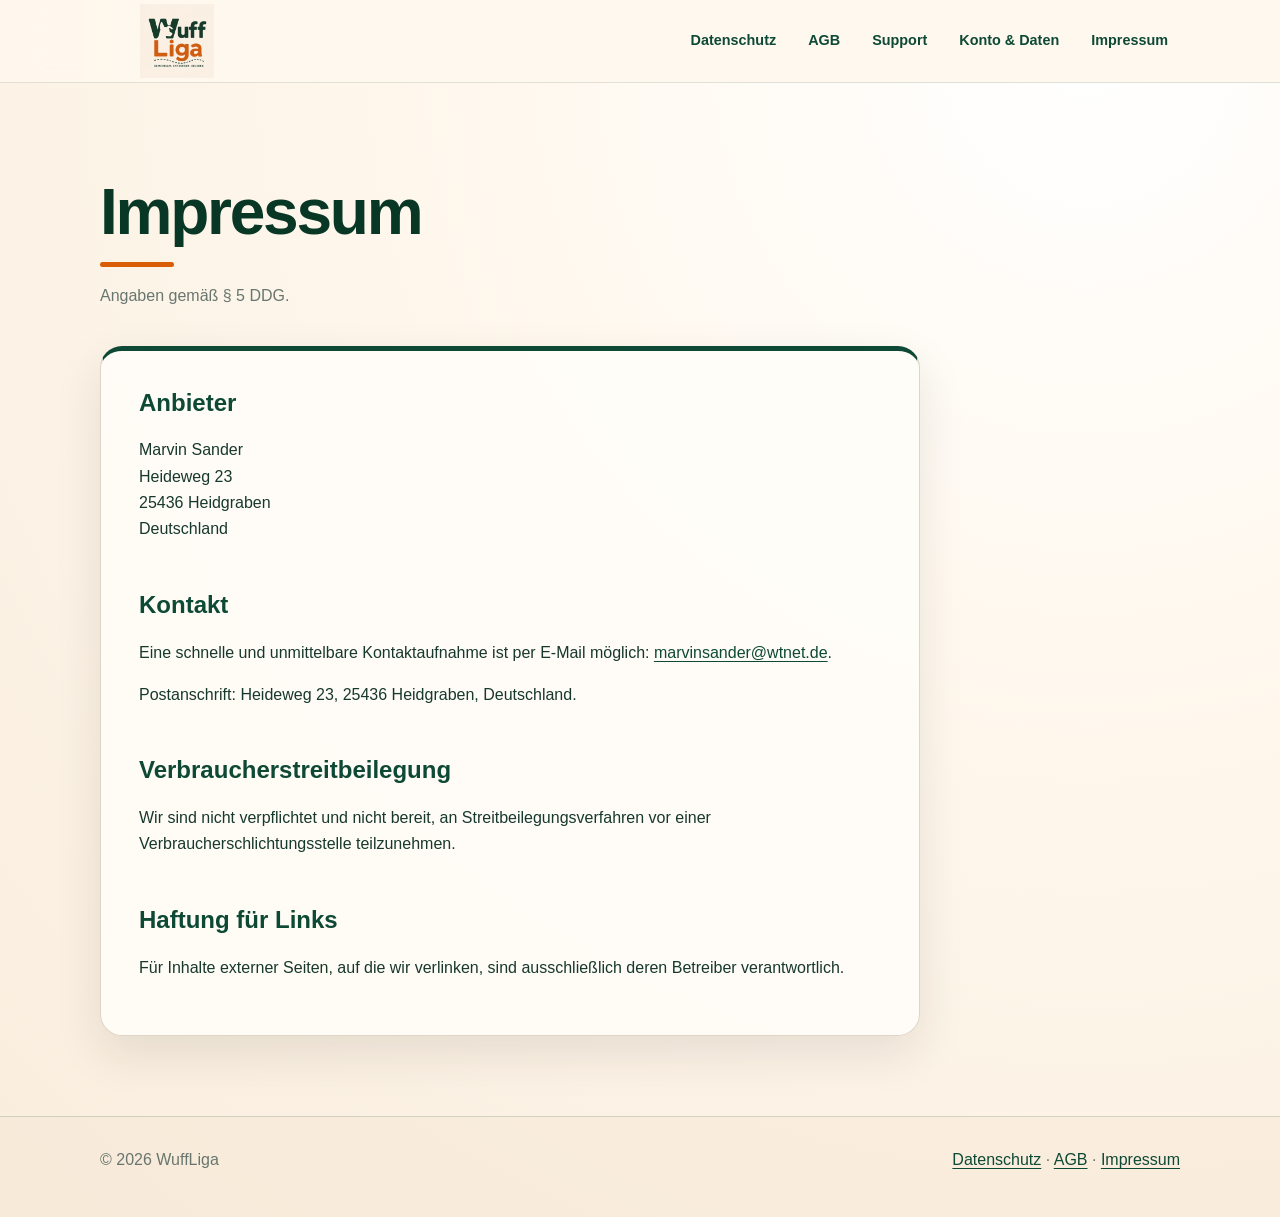
<file: docs/impressum.html>
<!doctype html><html lang="de"><head><meta charset="utf-8"><meta name="viewport" content="width=device-width,initial-scale=1"><meta name="description" content="Impressum und Anbieterkennzeichnung für WuffLiga."><title>Impressum · WuffLiga</title><link rel="icon" href="logo.svg" type="image/svg+xml"><link rel="stylesheet" href="styles.css?v=20260806-2"></head><body><header><nav class="wrap"><a class="brand" href="index.html"><span class="paw">🐾</span>WuffLiga</a><div class="links"><a href="datenschutz.html">Datenschutz</a><a href="agb.html">AGB</a><a href="support.html">Support</a><a href="account-delete.html">Konto &amp; Daten</a><a href="impressum.html">Impressum</a></div></nav></header><main class="wrap"><div class="page-title"><h1>Impressum</h1><p>Angaben gemäß § 5 DDG.</p></div><article><h2>Anbieter</h2><address>Marvin Sander<br>Heideweg 23<br>25436 Heidgraben<br>Deutschland</address><h2>Kontakt</h2><p>Eine schnelle und unmittelbare Kontaktaufnahme ist per E-Mail möglich: <a href="mailto:marvinsander@wtnet.de">marvinsander@wtnet.de</a>.</p><p>Postanschrift: Heideweg 23, 25436 Heidgraben, Deutschland.</p><h2>Verbraucherstreitbeilegung</h2><p>Wir sind nicht verpflichtet und nicht bereit, an Streitbeilegungsverfahren vor einer Verbraucherschlichtungsstelle teilzunehmen.</p><h2>Haftung für Links</h2><p>Für Inhalte externer Seiten, auf die wir verlinken, sind ausschließlich deren Betreiber verantwortlich.</p></article></main><footer><div class="wrap"><span>© 2026 WuffLiga</span><span><a href="datenschutz.html">Datenschutz</a> · <a href="agb.html">AGB</a> · <a href="impressum.html">Impressum</a></span></div></footer></body></html>
</file>
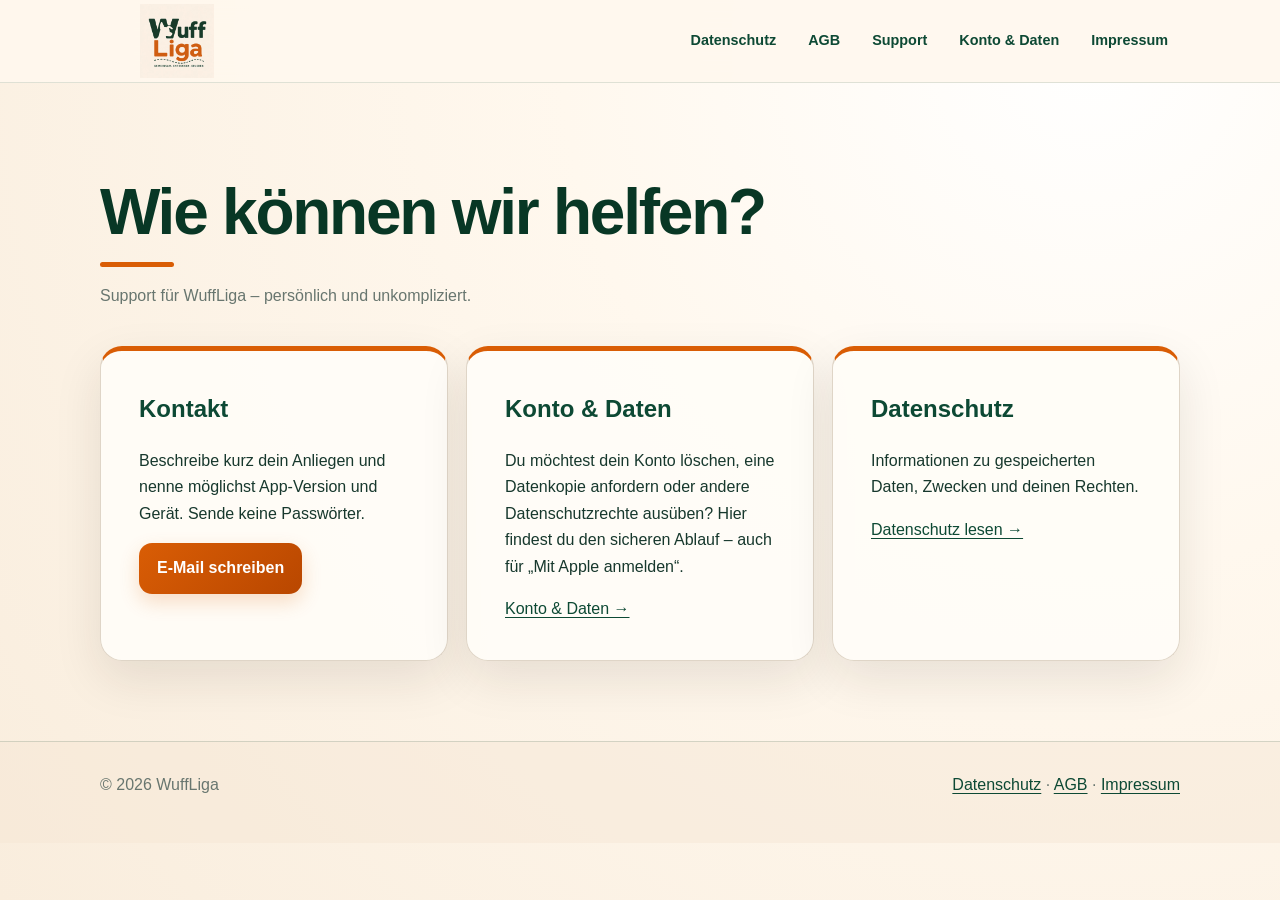
<file: docs/support.html>
<!doctype html><html lang="de"><head><meta charset="utf-8"><meta name="viewport" content="width=device-width,initial-scale=1"><meta name="description" content="Hilfe und Kontakt für die WuffLiga App."><title>Support · WuffLiga</title><link rel="icon" href="logo.svg" type="image/svg+xml"><link rel="stylesheet" href="styles.css?v=20260806-2"></head><body><header><nav class="wrap"><a class="brand" href="index.html"><span class="paw">🐾</span>WuffLiga</a><div class="links"><a href="datenschutz.html">Datenschutz</a><a href="agb.html">AGB</a><a href="support.html">Support</a><a href="account-delete.html">Konto &amp; Daten</a><a href="impressum.html">Impressum</a></div></nav></header><main class="wrap"><div class="page-title"><h1>Wie können wir helfen?</h1><p>Support für WuffLiga – persönlich und unkompliziert.</p></div><div class="grid"><section class="card"><h2>Kontakt</h2><p>Beschreibe kurz dein Anliegen und nenne möglichst App-Version und Gerät. Sende keine Passwörter.</p><a class="button" href="mailto:marvinsander@wtnet.de?subject=WuffLiga%20Support">E-Mail schreiben</a></section><section class="card"><h2>Konto & Daten</h2><p>Du möchtest dein Konto löschen, eine Datenkopie anfordern oder andere Datenschutzrechte ausüben? Hier findest du den sicheren Ablauf – auch für „Mit Apple anmelden“.</p><a href="account-delete.html">Konto &amp; Daten →</a></section><section class="card"><h2>Datenschutz</h2><p>Informationen zu gespeicherten Daten, Zwecken und deinen Rechten.</p><a href="datenschutz.html">Datenschutz lesen →</a></section></div></main><footer><div class="wrap"><span>© 2026 WuffLiga</span><span><a href="datenschutz.html">Datenschutz</a> · <a href="agb.html">AGB</a> · <a href="impressum.html">Impressum</a></span></div></footer></body></html>
</file>
<file: docs/styles.css>
:root{
  --cream:#fff8ee;--cream-deep:#f4e5d2;--surface:#fffdf8;--surface-strong:#ffffff;
  --forest:#0d4934;--forest-deep:#083725;--forest-soft:#dfece4;
  --orange:#d95d05;--orange-dark:#b94700;--orange-soft:#fff0e2;
  --text:#17382d;--muted:#68766f;--line:#dfd5c7;
  --danger:#a52b2b;--shadow:0 18px 48px rgba(44,34,21,.10);
  --radius:22px;color-scheme:light;
}
*{box-sizing:border-box}html{scroll-behavior:smooth}body{margin:0;font:16px/1.65 -apple-system,BlinkMacSystemFont,"Segoe UI",sans-serif;background:radial-gradient(circle at 85% 5%,#fff 0,var(--cream) 38%,#f9eddd 100%);color:var(--text);min-height:100vh}a{color:var(--forest);text-decoration-thickness:.08em;text-underline-offset:.2em}a:hover{color:var(--orange-dark)}.wrap{width:min(1080px,calc(100% - 32px));margin:auto}
header{position:sticky;top:0;z-index:5;background:rgba(255,248,238,.92);backdrop-filter:blur(18px);border-bottom:1px solid rgba(13,73,52,.13)}nav{min-height:82px;display:flex;align-items:center;justify-content:space-between;gap:20px}.brand{display:block;width:112px;height:70px;background:url("logo.svg") center/contain no-repeat;text-indent:-9999px;overflow:hidden;flex:0 0 auto}.paw{display:none}.links{display:flex;flex-wrap:wrap;gap:8px}.links a{text-decoration:none;color:var(--forest);font-size:.9rem;font-weight:700;padding:9px 12px;border-radius:999px}.links a:hover{background:var(--orange-soft);color:var(--orange-dark)}
.hero{padding:72px 0 58px;border-bottom:1px solid rgba(217,93,5,.12)}.hero .wrap{display:grid;grid-template-columns:minmax(0,1fr) minmax(260px,390px);align-items:center;column-gap:54px}.hero .wrap>*{grid-column:1}.hero .wrap::after{content:"";grid-column:2;grid-row:1/6;width:100%;aspect-ratio:1.05;background:url("logo.svg") center/contain no-repeat;filter:drop-shadow(0 18px 25px rgba(58,37,16,.10))}.eyebrow{display:inline-flex;width:max-content;padding:7px 13px;border-radius:999px;background:var(--forest-soft);color:var(--forest);font-weight:800;font-size:.82rem;letter-spacing:.025em}.hero h1{max-width:720px;margin:18px 0 16px;font-size:clamp(2.7rem,7vw,5.3rem);line-height:.98;letter-spacing:-.05em;color:var(--forest-deep)}.hero h1::first-line{color:var(--orange)}.lead{max-width:660px;color:var(--muted);font-size:1.16rem}.actions{display:flex;flex-wrap:wrap;gap:12px;margin-top:28px}
.button{display:inline-block;padding:12px 18px;border-radius:13px;background:linear-gradient(135deg,var(--orange),var(--orange-dark));color:#fff;text-decoration:none;font-weight:800;box-shadow:0 8px 20px rgba(217,93,5,.20);transition:transform .15s ease,box-shadow .15s ease}.button:hover{color:#fff;transform:translateY(-1px);box-shadow:0 11px 24px rgba(217,93,5,.25)}.button.secondary{background:var(--surface);color:var(--forest);border:1px solid rgba(13,73,52,.25);box-shadow:none}.button.secondary:hover{background:var(--forest-soft);color:var(--forest-deep)}
main{padding:48px 0 80px}.page-title{padding:48px 0 20px}.page-title h1{font-size:clamp(2.25rem,6vw,4rem);line-height:1.05;margin:0 0 12px;color:var(--forest-deep);letter-spacing:-.035em}.page-title h1::after{content:"";display:block;width:74px;height:5px;margin-top:16px;border-radius:99px;background:var(--orange)}.page-title p,.muted{color:var(--muted)}.grid{display:grid;grid-template-columns:repeat(3,1fr);gap:18px}.card,article,.account-card,.account-note{background:rgba(255,253,248,.94);border:1px solid var(--line);border-radius:var(--radius);padding:clamp(22px,4vw,38px);box-shadow:var(--shadow)}.card{border-top:5px solid var(--orange)}.card h2{margin-top:0;color:var(--forest)}.card .icon{font-size:1.9rem}article{max-width:820px;border-top:5px solid var(--forest)}article h2{margin-top:2em;line-height:1.2;color:var(--forest)}article h2:first-child{margin-top:0}article h3{margin-top:1.5em;color:var(--orange-dark)}address{font-style:normal}
footer{border-top:1px solid rgba(13,73,52,.16);padding:30px 0 44px;color:var(--muted);background:rgba(244,229,210,.45)}footer .wrap{display:flex;justify-content:space-between;gap:18px;flex-wrap:wrap}
.account-page{max-width:900px}.account-card,.account-note{max-width:820px;margin-bottom:20px}.account-card{border-top:5px solid var(--orange)}.account-card h2,.account-note h2{margin-top:0;line-height:1.2;color:var(--forest)}.account-card form label{display:block;font-weight:750;margin:18px 0 6px}.account-card input[type="email"],.account-card input[type="password"]{width:100%;padding:12px 14px;border:1px solid var(--line);border-radius:11px;background:#fff;color:var(--text);font:inherit}.account-card input:focus{outline:3px solid rgba(217,93,5,.20);border-color:var(--orange)}.form-button{width:100%;border:0;font:inherit;cursor:pointer;margin-top:18px}.form-button:disabled{opacity:.55;cursor:wait}.button.danger{background:var(--danger);color:#fff}.danger-card{border-color:#dbaaaa;border-top-color:var(--danger)}.check-label{display:flex!important;align-items:flex-start;gap:7px}.check-label input{margin-top:6px}.form-message{display:none;margin-top:14px;padding:11px 13px;border-radius:10px;background:var(--forest-soft);color:var(--forest-deep)}.form-message.visible{display:block}.form-message.error{background:#fbe8e8;color:#8b2020}.hidden{display:none!important}.account-divider{border:0;border-top:1px solid var(--line);margin:32px 0}
@media(max-width:800px){.links{display:none}.hero{padding-top:42px}.hero .wrap{grid-template-columns:1fr}.hero .wrap::after{grid-column:1;grid-row:1;width:min(75vw,330px);margin:0 auto 24px}.hero .wrap>*{grid-column:1}.hero .wrap>.eyebrow{grid-row:2}.grid{grid-template-columns:1fr}.brand{width:100px;height:66px}}
@media(prefers-reduced-motion:reduce){*{scroll-behavior:auto!important}.button{transition:none}}
@media(prefers-color-scheme:dark){:root{--cream:#10241b;--cream-deep:#172d23;--surface:#182d24;--surface-strong:#20382d;--text:#f5eee5;--muted:#bdc9c1;--line:#385044;--forest:#8fceaa;--forest-deep:#d8f2e2;--forest-soft:#244536;--orange:#f08232;--orange-dark:#ff9a50;--orange-soft:#3f2b1f;--shadow:none;color-scheme:dark}body{background:radial-gradient(circle at 85% 5%,#20382d 0,#10241b 45%,#0b1c14 100%)}header{background:rgba(16,36,27,.92)}.links a{color:var(--text)}.account-card input[type="email"],.account-card input[type="password"]{background:#0d2017;color:var(--text)}footer{background:rgba(8,26,17,.65)}}

/* App-inspired landing page */
.hero{padding:clamp(58px,8vw,104px) 0 72px;background:linear-gradient(135deg,rgba(255,248,238,.45),rgba(255,255,255,.78));overflow:hidden}.hero-grid{display:grid!important;grid-template-columns:minmax(0,1.04fr) minmax(320px,.78fr)!important;gap:clamp(34px,6vw,82px)!important}.hero .wrap>*{grid-column:auto!important}.hero .wrap::after{display:none}.hero-copy{align-self:center}.hero h1{font-size:clamp(3.2rem,7.2vw,6.4rem);max-width:760px;margin:20px 0 22px}.hero h1::first-line{color:var(--forest-deep)}.hero h1 em{font-style:normal;color:var(--orange)}.lead{font-size:clamp(1.06rem,1.7vw,1.25rem);line-height:1.7}.trust-row{display:flex;flex-wrap:wrap;gap:12px 20px;margin-top:28px;color:var(--muted);font-size:.78rem;font-weight:750}.trust-row span:first-child{color:var(--forest)}.app-card{align-self:center;background:var(--forest);color:#fff;border-radius:30px;padding:clamp(22px,4vw,34px);box-shadow:0 28px 70px rgba(13,73,52,.24);transform:rotate(2deg);position:relative}.app-card:before{content:"";position:absolute;inset:12px;border:1px solid rgba(255,255,255,.12);border-radius:22px;pointer-events:none}.app-top,.profile-row,.progress-label,.challenge{display:flex;align-items:center;justify-content:space-between;gap:12px}.app-top{font-size:.9rem;font-weight:800;color:#dfece4}.status-dot{color:#a9e5a9;font-size:.78rem}.profile-row{justify-content:flex-start;margin:28px 0 30px}.avatar{display:grid;place-items:center;width:58px;height:58px;border-radius:18px;background:var(--orange);font-size:1.8rem}.profile-row strong,.profile-row small,.challenge strong,.challenge small{display:block}.profile-row small,.challenge small,.stat-grid small{color:rgba(255,255,255,.62);font-size:.72rem}.streak{margin-left:auto;background:rgba(255,255,255,.12);padding:7px 10px;border-radius:999px;font-size:.8rem}.progress-label{font-size:.76rem;color:rgba(255,255,255,.62)}.progress-label strong{color:#fff;font-size:.8rem}.progress{height:9px;background:rgba(255,255,255,.16);border-radius:99px;margin:10px 0 25px;overflow:hidden}.progress span{display:block;width:62%;height:100%;background:var(--orange);border-radius:inherit}.stat-grid{display:grid;grid-template-columns:repeat(3,1fr);gap:10px}.stat-grid div{padding:13px 10px;background:rgba(255,255,255,.08);border-radius:15px}.stat-grid strong{display:block;font-size:1rem}.challenge{margin-top:14px;padding:14px;background:#fff;color:var(--forest);border-radius:16px}.challenge-icon{font-size:1.3rem}.challenge small{color:var(--muted)}.arrow{margin-left:auto;color:var(--orange);font-size:1.25rem}.section-intro{max-width:660px;margin:0 0 28px}.section-intro h2{font-size:clamp(2rem,4vw,3.3rem);line-height:1.05;color:var(--forest-deep);margin:16px 0 10px;letter-spacing:-.04em}.section-intro p{color:var(--muted);font-size:1.05rem}.card h3{margin-top:0;color:var(--forest);font-size:1.2rem}
@media (max-width:760px){nav{min-height:72px;align-items:flex-start;padding:14px 0}.brand{width:92px;height:52px}.links{justify-content:flex-end;gap:2px}.links a{font-size:.72rem;padding:6px 7px}.hero{padding-top:48px}.hero-grid{grid-template-columns:1fr!important}.app-card{max-width:430px;width:100%;justify-self:center;transform:rotate(0deg)}.hero h1{font-size:clamp(2.9rem,15vw,5rem)}.trust-row{gap:8px 12px}.grid{grid-template-columns:1fr}.section-intro{margin-bottom:22px}}

/* Full WuffLiga mark in the header */
.brand{width:154px;height:74px;background-size:contain}
@media (max-width:760px){.brand{width:118px;height:58px}}

/* Real app screenshot preview */
.app-card{padding:0;background:transparent;box-shadow:0 28px 70px rgba(13,73,52,.24);overflow:hidden;border-radius:28px;line-height:0;max-width:390px;justify-self:center}
.app-card:before{display:none}.app-card img{display:block;width:100%;height:auto}
@media (max-width:760px){.app-card{max-width:430px;width:100%}}

.brand{background-image:url("logo.svg?v=20260810-3")}
</file>
